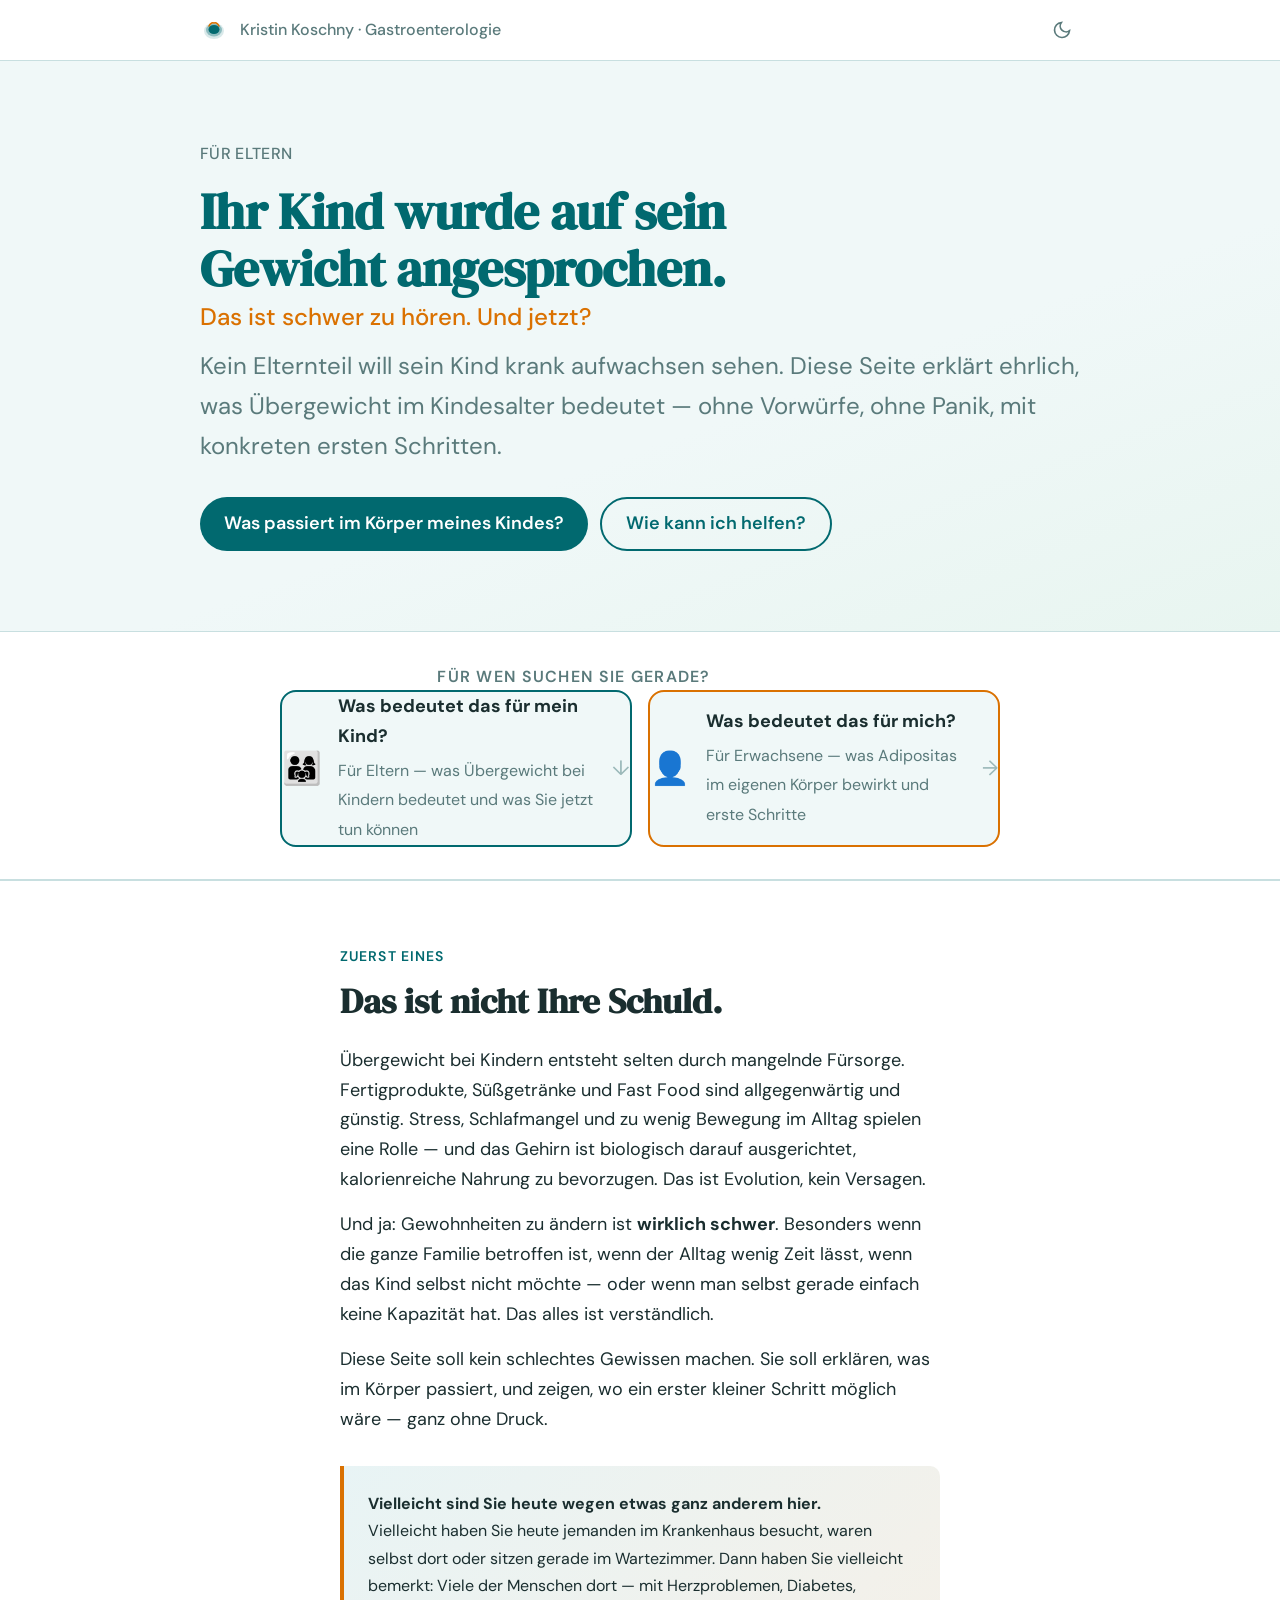
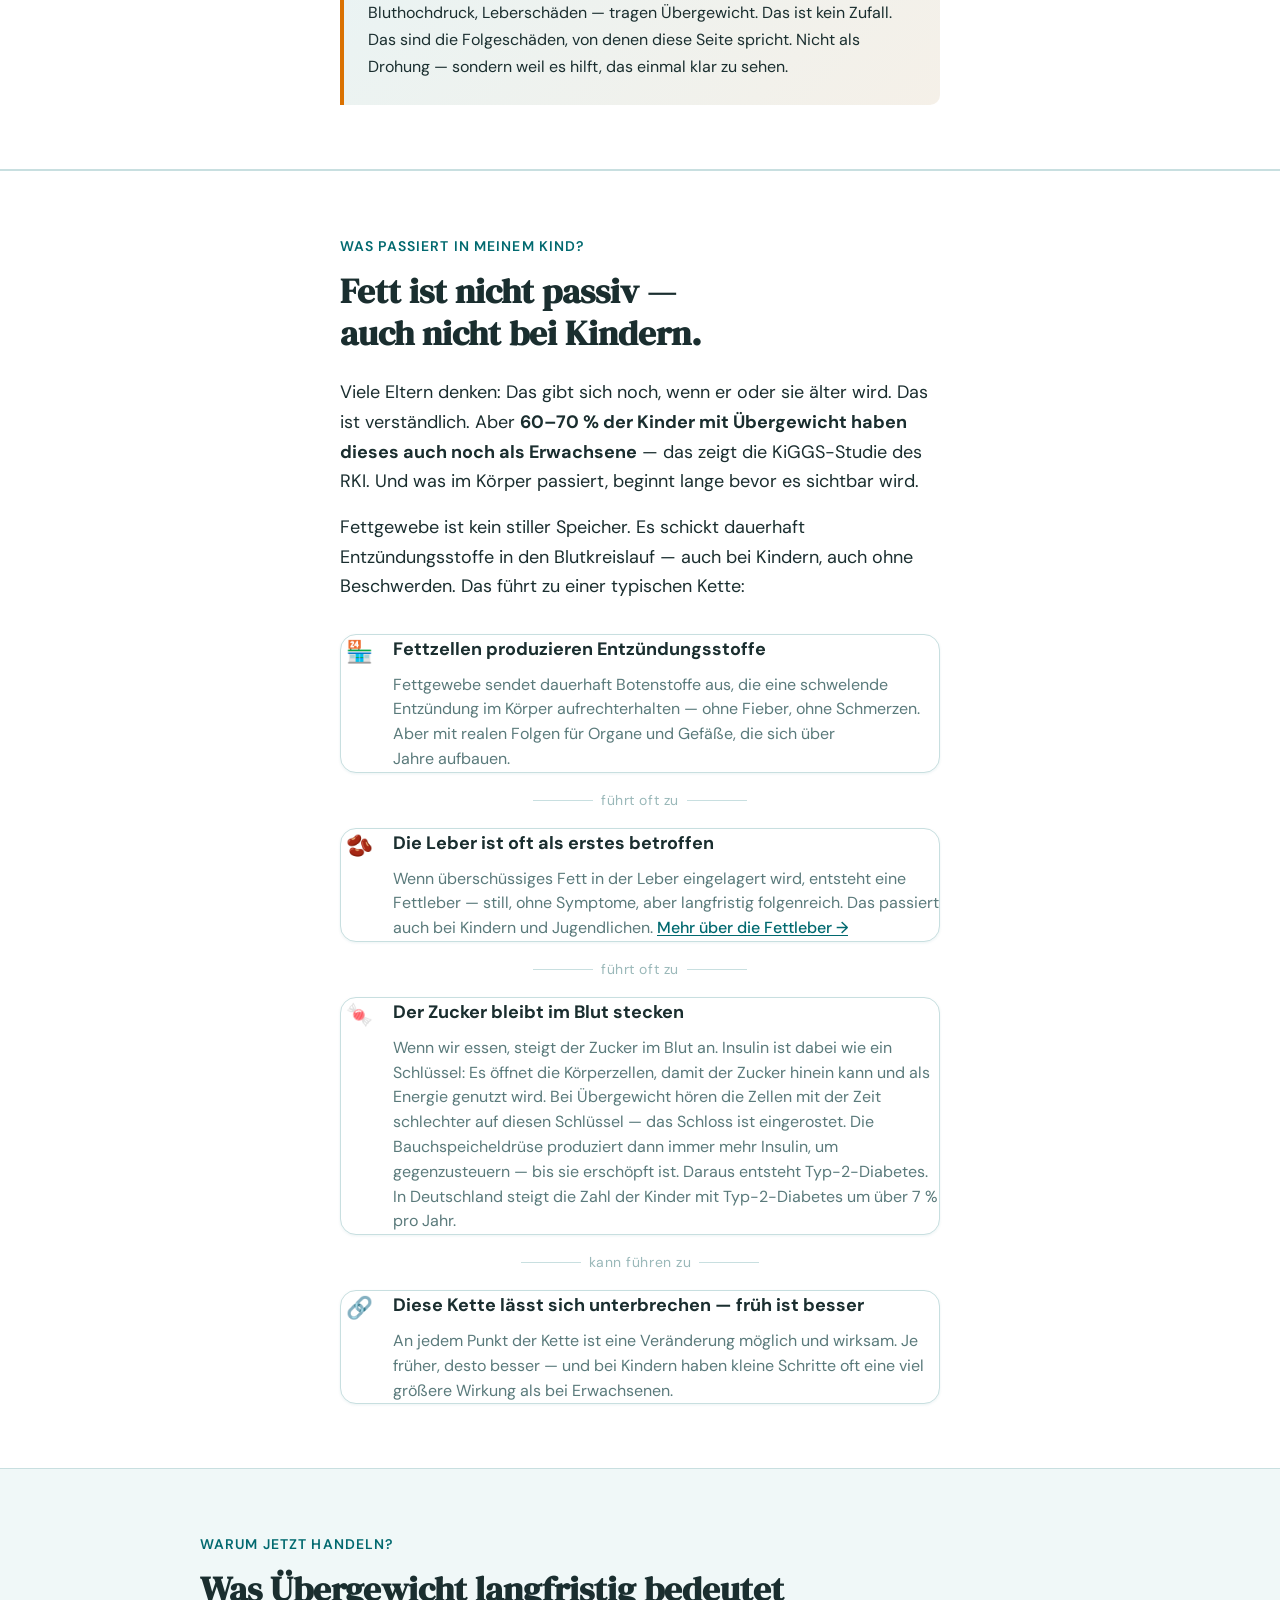
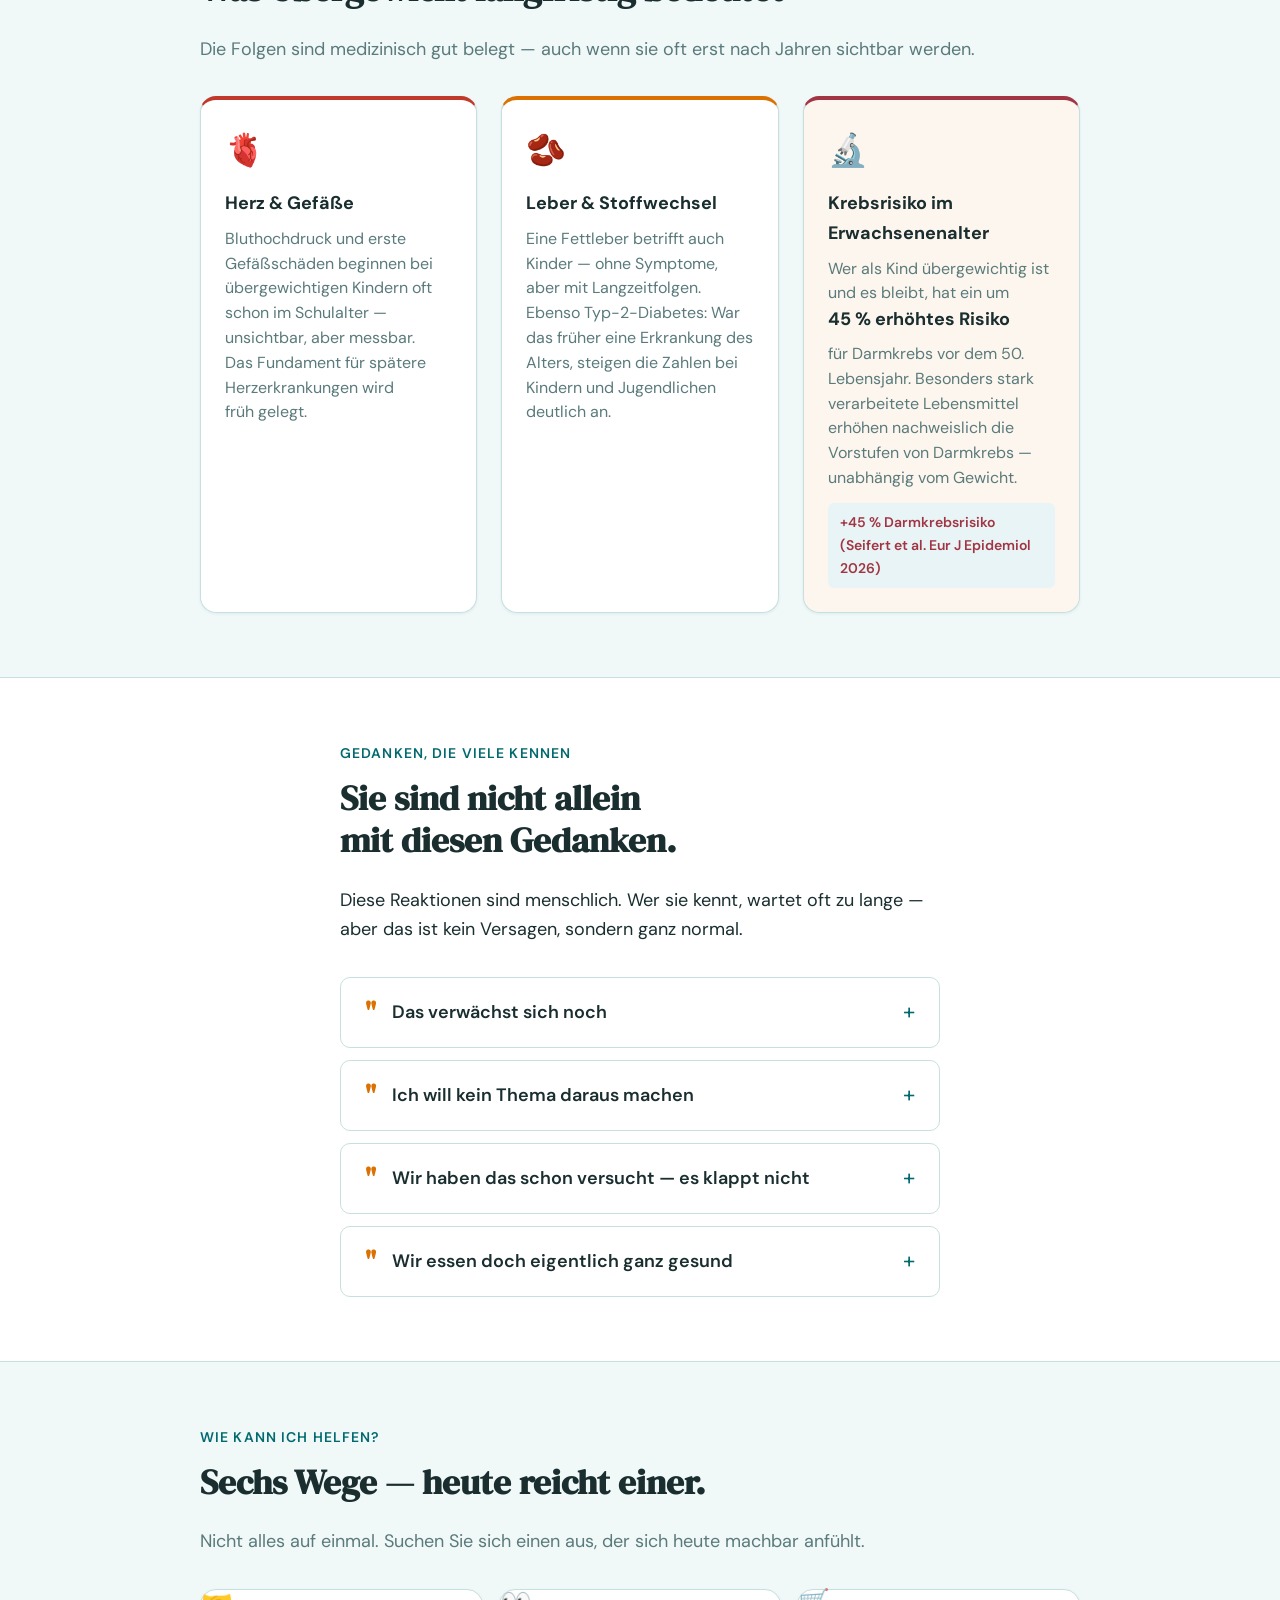
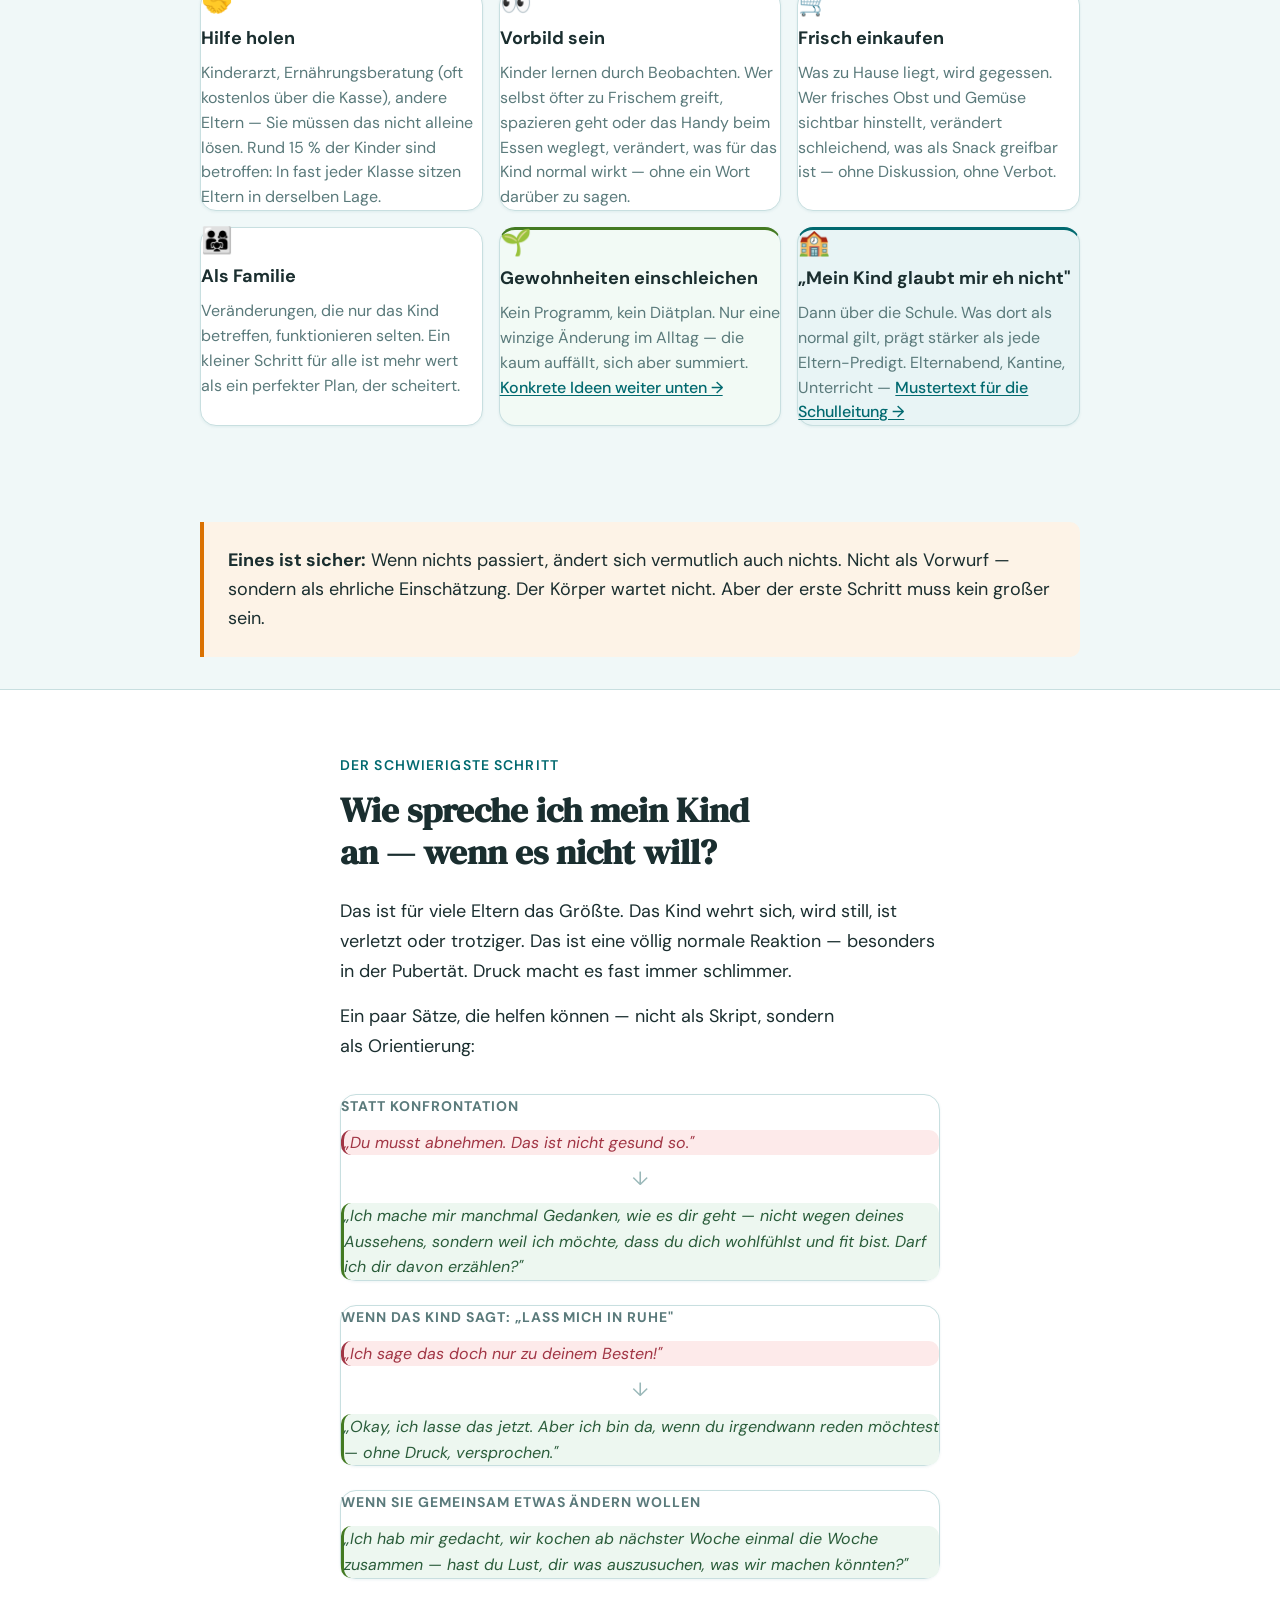
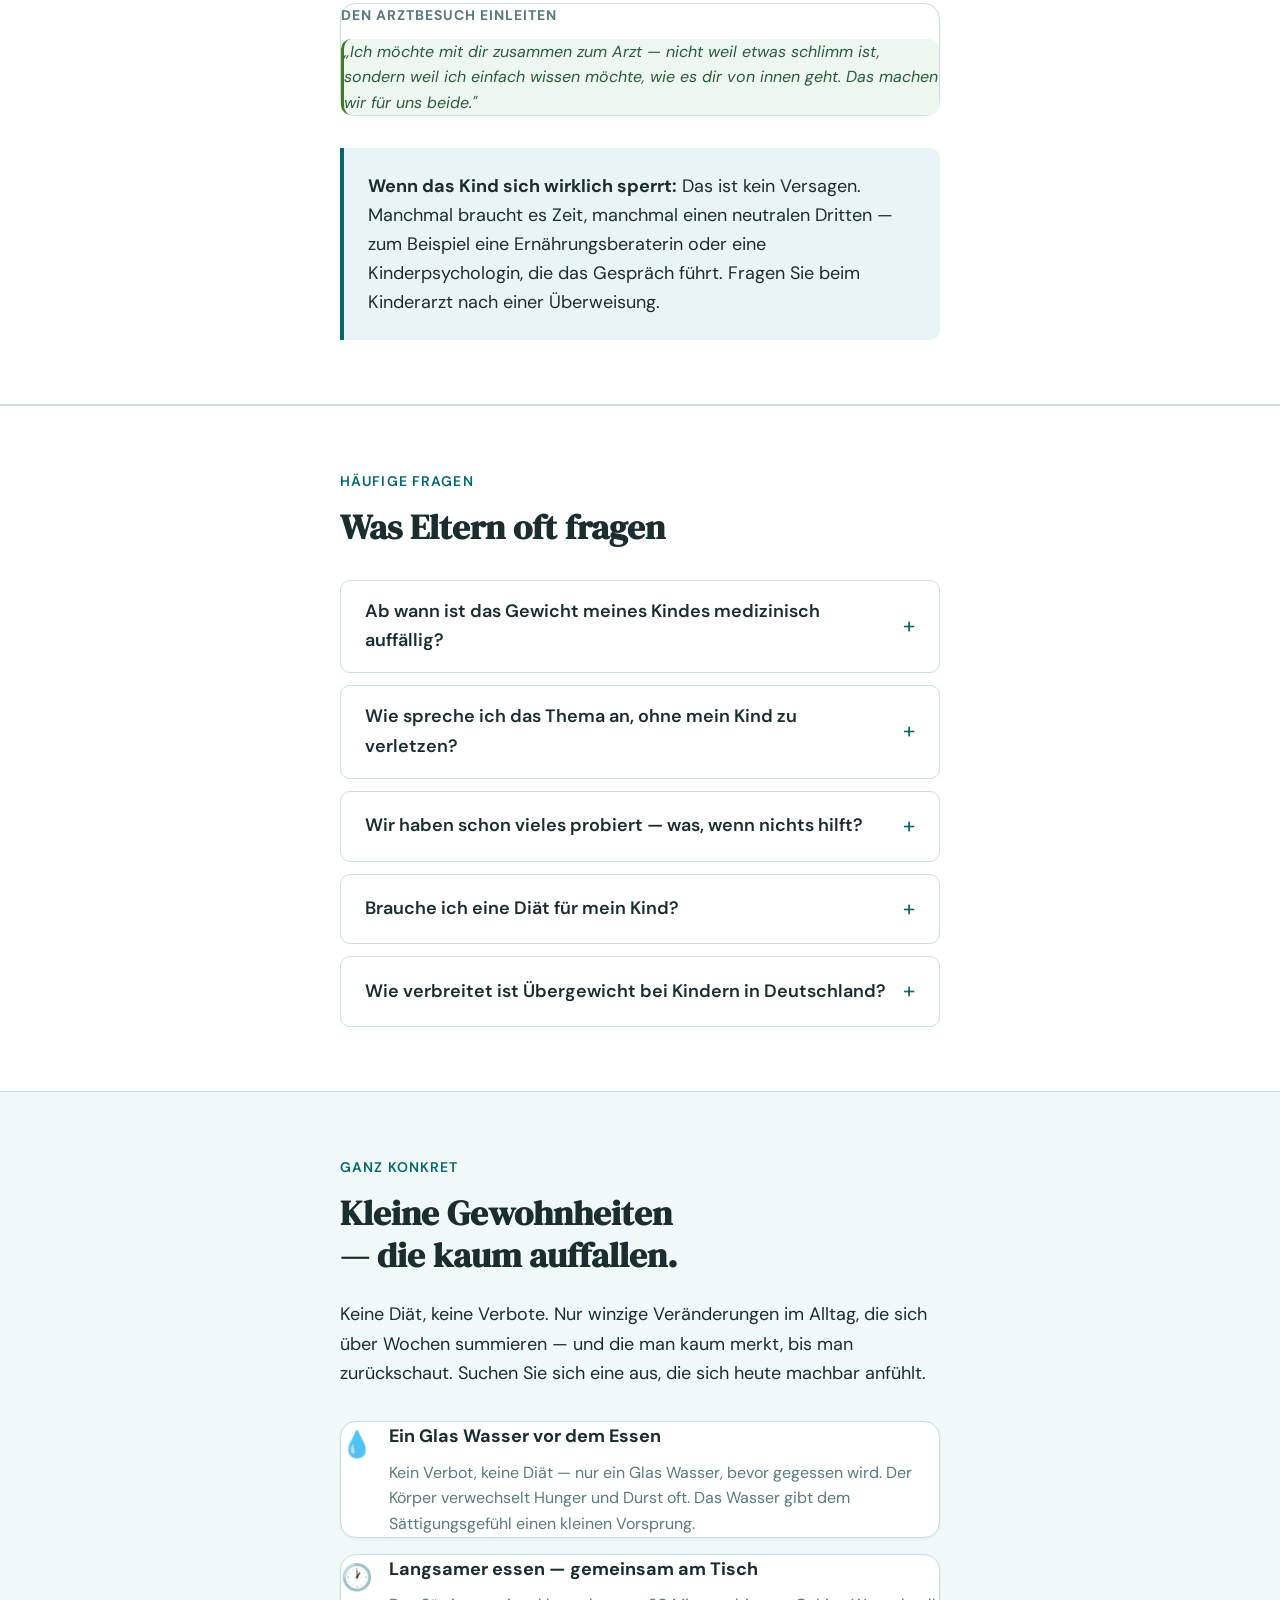
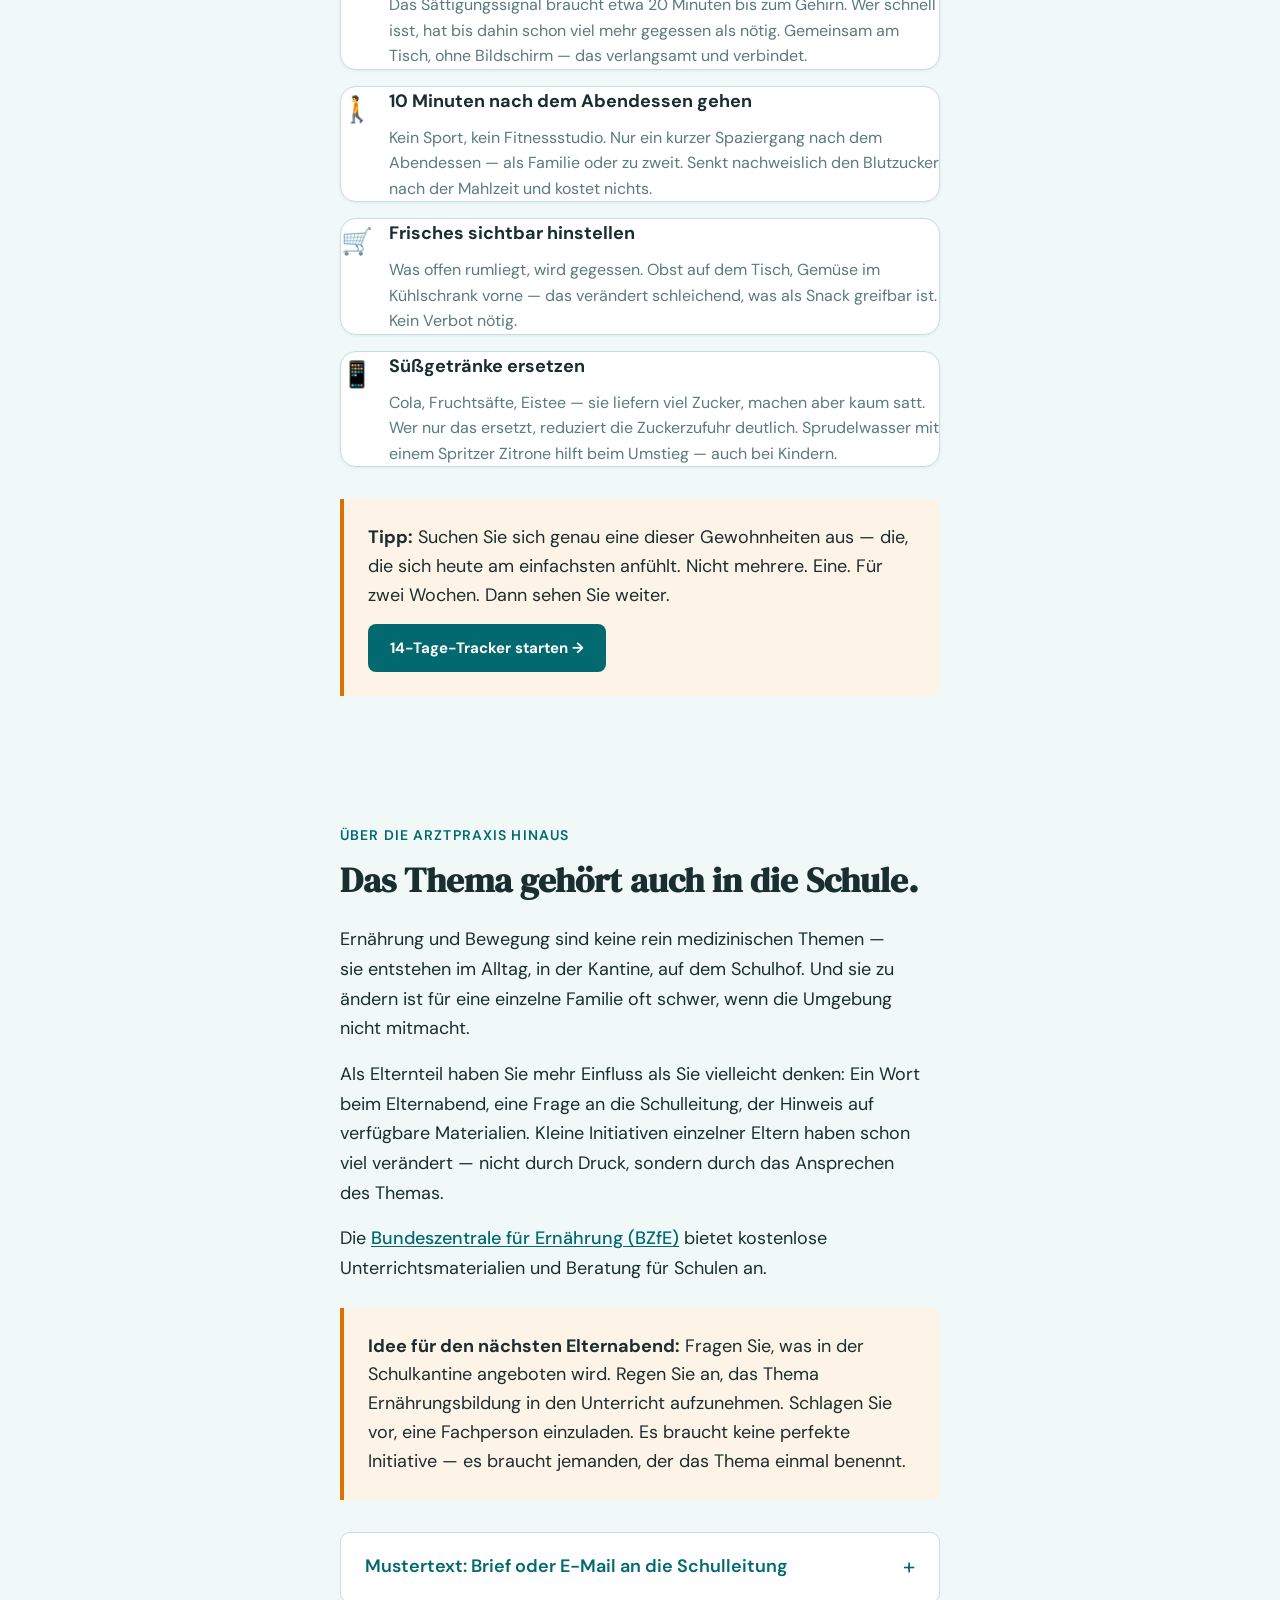
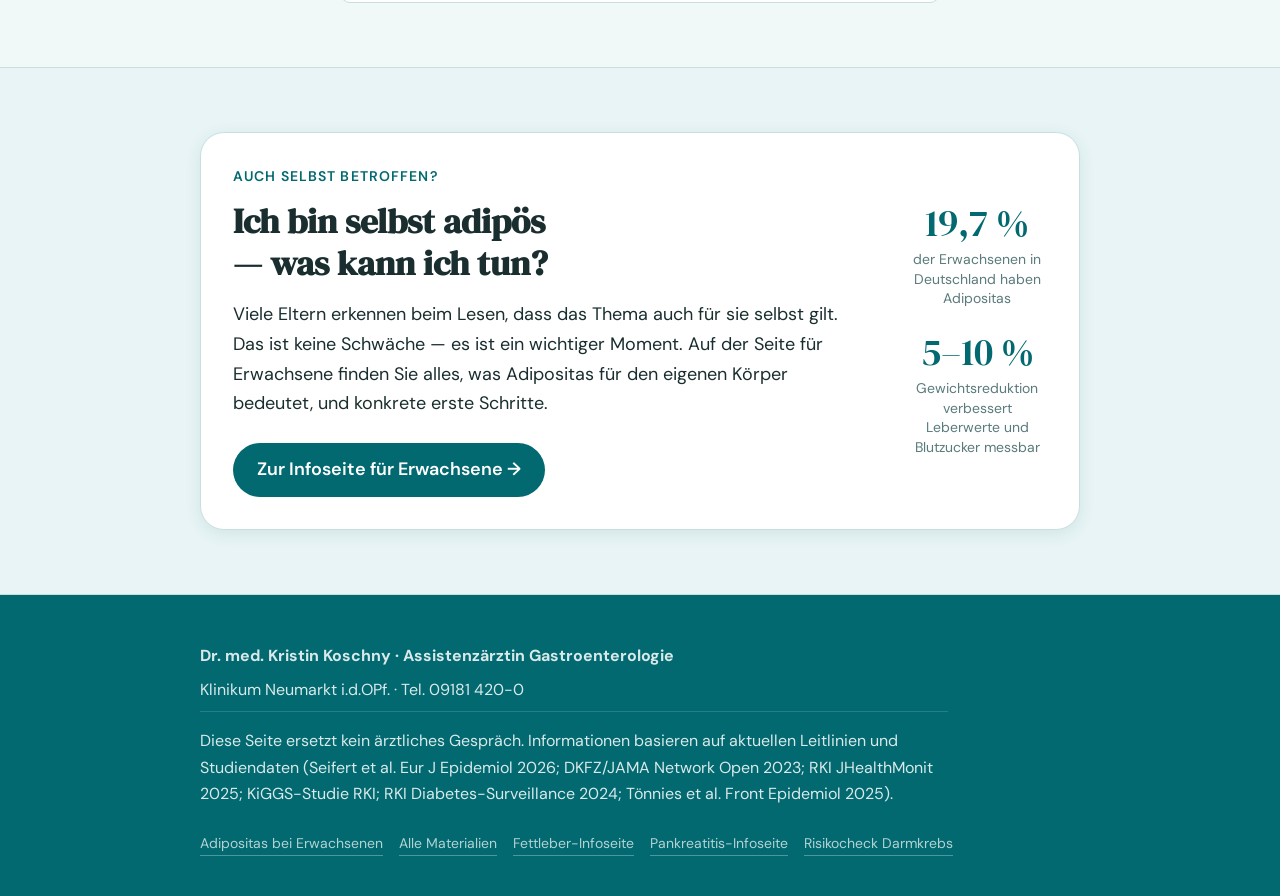
<file: index.html>
<!DOCTYPE html>
<html lang="de" data-theme="light">
<head>
  <meta charset="UTF-8" />
  <meta name="viewport" content="width=device-width, initial-scale=1.0" />
  <title>Adipositas bei Kindern – was Eltern wissen sollten | Klinikum Neumarkt</title>
  <meta name="description" content="Was Übergewicht bei Kindern medizinisch bedeutet, welche Risiken bestehen – und was Eltern konkret tun können. Verständlich, ohne Vorwurf." />
  <link rel="preconnect" href="https://fonts.googleapis.com" />
  <link rel="preconnect" href="https://fonts.gstatic.com" crossorigin />
  <link href="https://fonts.googleapis.com/css2?family=DM+Sans:wght@400;500;600;700&family=DM+Serif+Display&display=swap" rel="stylesheet" />
  <link rel="stylesheet" href="style.css" />

  <!--
    Quellenangaben / Sources:
    - Seifert et al. Eur J Epidemiol 2026: +45% Risiko für Early-Onset CRC bei Adipositas
    - DKFZ / JAMA Network Open 2023: Adipositas-assoziierter Darmkrebs (11% der EU-Fälle)
    - RKI Journal of Health Monitoring 2025: Adipositasprävalenz 19,7% in Deutschland
    - Tönnies et al. Front Epidemiol 2025: Prognose Typ-2-Diabetes und Übergewicht
    - KiGGS-Studie (RKI): 60–70% des Übergewichts im Kindesalter bleibt bis ins Erwachsenenalter
    - RKI Diabetes-Surveillance 2024: +7,2%/Jahr Typ-2-Diabetes bei Kindern und Jugendlichen
  -->
</head>
<body>

  <!-- NAV -->
  <header class="nav">
    <div class="nav-inner">
      <span class="nav-logo">
        <svg width="28" height="28" viewBox="0 0 28 28" fill="none" aria-label="Klinikum Neumarkt Gastroenterologie">
          <ellipse cx="14" cy="15" rx="10" ry="8" fill="#01696F" opacity="0.15"/>
          <ellipse cx="14" cy="14" rx="8" ry="6.5" fill="#01696F" opacity="0.35"/>
          <ellipse cx="14" cy="13.5" rx="5.5" ry="4.5" fill="#01696F"/>
          <path d="M9 10 Q11 6 14 7 Q17 6 19 10" stroke="#DA7101" stroke-width="1.5" fill="none" stroke-linecap="round"/>
        </svg>
        <span>Kristin Koschny · Gastroenterologie</span>
      </span>
      <button data-theme-toggle aria-label="Darkmode umschalten">
        <svg width="20" height="20" viewBox="0 0 24 24" fill="none" stroke="currentColor" stroke-width="2"><path d="M21 12.79A9 9 0 1 1 11.21 3 7 7 0 0 0 21 12.79z"/></svg>
      </button>
    </div>
  </header>

  <!-- HERO -->
  <section class="hero hero-parents">
    <div class="container">
      <p class="hero-label">Für Eltern</p>
      <h1 class="hero-headline">Ihr Kind wurde auf sein Gewicht angesprochen.<br><span class="hero-sub">Das ist schwer zu hören. Und jetzt?</span></h1>
      <p class="hero-body">
        Kein Elternteil will sein Kind krank aufwachsen sehen. Diese Seite erklärt ehrlich, was Übergewicht im Kindesalter bedeutet — ohne Vorwürfe, ohne Panik, mit konkreten ersten Schritten.
      </p>
      <div class="hero-cta-row">
        <a href="#was-passiert" class="btn-primary">Was passiert im Körper meines Kindes?</a>
        <a href="#eltern-handeln" class="btn-secondary">Wie kann ich helfen?</a>
      </div>
    </div>
  </section>

  <!-- ZIELGRUPPEN-WEICHE -->
  <section class="audience-split">
    <div class="container">
      <p class="audience-split-label">Für wen suchen Sie gerade?</p>
      <div class="audience-cards">
        <a href="#eltern-handeln" class="audience-card audience-card-parents">
          <span class="audience-card-icon">👨‍👩‍👧</span>
          <div>
            <strong>Was bedeutet das für mein Kind?</strong>
            <span>Für Eltern — was Übergewicht bei Kindern bedeutet und was Sie jetzt tun können</span>
          </div>
          <span class="audience-card-arrow">↓</span>
        </a>
        <a href="erwachsene.html" class="audience-card audience-card-adult">
          <span class="audience-card-icon">👤</span>
          <div>
            <strong>Was bedeutet das für mich?</strong>
            <span>Für Erwachsene — was Adipositas im eigenen Körper bewirkt und erste Schritte</span>
          </div>
          <span class="audience-card-arrow">→</span>
        </a>
      </div>
    </div>
  </section>

  <!-- SECTION: Verständnis -->
  <section class="section section-empathy">
    <div class="container container-narrow">
      <p class="section-eyebrow">Zuerst eines</p>
      <h2>Das ist nicht Ihre Schuld.</h2>
      <p>
        Übergewicht bei Kindern entsteht selten durch mangelnde Fürsorge. Fertigprodukte, Süßgetränke und Fast Food sind allgegenwärtig und günstig. Stress, Schlafmangel und zu wenig Bewegung im Alltag spielen eine Rolle — und das Gehirn ist biologisch darauf ausgerichtet, kalorienreiche Nahrung zu bevorzugen. Das ist Evolution, kein Versagen.
      </p>
      <p>
        Und ja: Gewohnheiten zu ändern ist <strong>wirklich schwer</strong>. Besonders wenn die ganze Familie betroffen ist, wenn der Alltag wenig Zeit lässt, wenn das Kind selbst nicht möchte — oder wenn man selbst gerade einfach keine Kapazität hat. Das alles ist verständlich.
      </p>
      <p>
        Diese Seite soll kein schlechtes Gewissen machen. Sie soll erklären, was im Körper passiert, und zeigen, wo ein erster kleiner Schritt möglich wäre — ganz ohne Druck.
      </p>

      <div class="callout callout-observation fade-in">
        <strong>Vielleicht sind Sie heute wegen etwas ganz anderem hier.</strong><br>
        Vielleicht haben Sie heute jemanden im Krankenhaus besucht, waren selbst dort oder sitzen gerade im Wartezimmer. Dann haben Sie vielleicht bemerkt: Viele der Menschen dort — mit Herzproblemen, Diabetes, Bluthochdruck, Leberschäden — tragen Übergewicht. Das ist kein Zufall. Das sind die Folgeschäden, von denen diese Seite spricht. Nicht als Drohung — sondern weil es hilft, das einmal klar zu sehen.
      </div>
    </div>
  </section>

  <!-- SECTION 1: Was passiert im Körper -->
  <section class="section section-alt" id="was-passiert">
    <div class="container container-narrow">
      <p class="section-eyebrow">Was passiert in meinem Kind?</p>
      <h2>Fett ist nicht passiv — auch nicht bei Kindern.</h2>
      <p>
        Viele Eltern denken: Das gibt sich noch, wenn er oder sie älter wird. Das ist verständlich. Aber <strong>60–70&nbsp;% der Kinder mit Übergewicht haben dieses auch noch als Erwachsene</strong> — das zeigt die KiGGS-Studie des RKI. Und was im Körper passiert, beginnt lange bevor es sichtbar wird.
      </p>
      <p>
        Fettgewebe ist kein stiller Speicher. Es schickt dauerhaft Entzündungsstoffe in den Blutkreislauf — auch bei Kindern, auch ohne Beschwerden. Das führt zu einer typischen Kette:
      </p>

      <div class="body-chain">
        <div class="chain-item fade-in">
          <div class="chain-icon">🏪</div>
          <div class="chain-content">
            <strong>Fettzellen produzieren Entzündungsstoffe</strong>
            <p>Fettgewebe sendet dauerhaft Botenstoffe aus, die eine schwelende Entzündung im Körper aufrechterhalten — ohne Fieber, ohne Schmerzen. Aber mit realen Folgen für Organe und Gefäße, die sich über Jahre aufbauen.</p>
          </div>
        </div>
        <div class="chain-connector">führt oft zu</div>
        <div class="chain-item fade-in">
          <div class="chain-icon">🫘</div>
          <div class="chain-content">
            <strong>Die Leber ist oft als erstes betroffen</strong>
            <p>Wenn überschüssiges Fett in der Leber eingelagert wird, entsteht eine Fettleber — still, ohne Symptome, aber langfristig folgenreich. Das passiert auch bei Kindern und Jugendlichen. <a href="https://kkoschny.github.io/fettleber" class="inline-link">Mehr über die Fettleber →</a></p>
          </div>
        </div>
        <div class="chain-connector">führt oft zu</div>
        <div class="chain-item fade-in">
          <div class="chain-icon">🍬</div>
          <div class="chain-content">
            <strong>Der Zucker bleibt im Blut stecken</strong>
            <p>Wenn wir essen, steigt der Zucker im Blut an. Insulin ist dabei wie ein Schlüssel: Es öffnet die Körperzellen, damit der Zucker hinein kann und als Energie genutzt wird. Bei Übergewicht hören die Zellen mit der Zeit schlechter auf diesen Schlüssel — das Schloss ist eingerostet. Die Bauchspeicheldrüse produziert dann immer mehr Insulin, um gegenzusteuern — bis sie erschöpft ist. Daraus entsteht Typ-2-Diabetes. In Deutschland steigt die Zahl der Kinder mit Typ-2-Diabetes um über 7&nbsp;% pro Jahr.</p>
          </div>
        </div>
        <div class="chain-connector">kann führen zu</div>
        <div class="chain-item fade-in">
          <div class="chain-icon">🔗</div>
          <div class="chain-content">
            <strong>Diese Kette lässt sich unterbrechen — früh ist besser</strong>
            <p>An jedem Punkt der Kette ist eine Veränderung möglich und wirksam. Je früher, desto besser — und bei Kindern haben kleine Schritte oft eine viel größere Wirkung als bei Erwachsenen.</p>
          </div>
        </div>
      </div>
    </div>
  </section>

  <!-- SECTION 2: Risiken (Karten) -->
  <section class="section" id="risiken">
    <div class="container">
      <p class="section-eyebrow">Warum jetzt handeln?</p>
      <h2>Was Übergewicht langfristig bedeutet</h2>
      <p class="section-intro">Die Folgen sind medizinisch gut belegt — auch wenn sie oft erst nach Jahren sichtbar werden.</p>

      <div class="risk-grid">

        <div class="risk-card risk-card-heart fade-in">
          <div class="risk-icon">🫀</div>
          <strong>Herz &amp; Gefäße</strong>
          <p>Bluthochdruck und erste Gefäßschäden beginnen bei übergewichtigen Kindern oft schon im Schulalter — unsichtbar, aber messbar. Das Fundament für spätere Herzerkrankungen wird früh gelegt.</p>
        </div>

        <div class="risk-card risk-card-liver fade-in">
          <div class="risk-icon">🫘</div>
          <strong>Leber &amp; Stoffwechsel</strong>
          <p>Eine Fettleber betrifft auch Kinder — ohne Symptome, aber mit Langzeitfolgen. Ebenso Typ-2-Diabetes: War das früher eine Erkrankung des Alters, steigen die Zahlen bei Kindern und Jugendlichen deutlich an.</p>
        </div>

        <div class="risk-card risk-card-cancer fade-in">
          <div class="risk-icon">🔬</div>
          <strong>Krebsrisiko im Erwachsenenalter</strong>
          <p>Wer als Kind übergewichtig ist und es bleibt, hat ein um <strong>45&nbsp;% erhöhtes Risiko</strong> für Darmkrebs vor dem 50. Lebensjahr. Besonders stark verarbeitete Lebensmittel erhöhen nachweislich die Vorstufen von Darmkrebs — unabhängig vom Gewicht.</p>
          <span class="risk-stat">+45&nbsp;% Darmkrebsrisiko (Seifert et al. Eur J Epidemiol 2026)</span>
        </div>

      </div>
    </div>
  </section>

  <!-- SECTION 3: Mythen / Gedanken -->
  <section class="section section-alt" id="mythen">
    <div class="container container-narrow">
      <p class="section-eyebrow">Gedanken, die viele kennen</p>
      <h2>Sie sind nicht allein mit diesen Gedanken.</h2>
      <p>Diese Reaktionen sind menschlich. Wer sie kennt, wartet oft zu lange — aber das ist kein Versagen, sondern ganz normal.</p>

      <div class="myth-grid">

        <details class="myth-card fade-in">
          <summary>Das verwächst sich noch</summary>
          <div class="myth-answer">
            <span class="myth-answer-label">Verständlich — aber:</span>
            <p>Dieser Wunsch ist absolut verständlich. Leider zeigt die KiGGS-Studie des RKI, dass 60–70&nbsp;% der Kinder mit Übergewicht dieses bis ins Erwachsenenalter behalten. Der Körper gewöhnt sich an ein erhöhtes Gewicht — und die stillen Entzündungsprozesse laufen dabei weiter.</p>
          </div>
        </details>

        <details class="myth-card fade-in">
          <summary>Ich will kein Thema daraus machen</summary>
          <div class="myth-answer">
            <span class="myth-answer-label">Das ist Fürsorge — keine Schwäche:</span>
            <p>Kein Elternteil will, dass das Kind sich durch dieses Thema unter Druck gesetzt fühlt. Das ist richtig und wichtig. Deshalb: Lassen Sie das medizinische Gespräch vom Arzt führen — das nimmt die Last aus der Familie. Sie müssen das nicht alleine tragen.</p>
          </div>
        </details>

        <details class="myth-card fade-in">
          <summary>Wir haben das schon versucht — es klappt nicht</summary>
          <div class="myth-answer">
            <span class="myth-answer-label">Dann sind Sie in guter Gesellschaft:</span>
            <p>Gewohnheiten zu ändern ist wirklich schwer — besonders wenn alle in der Familie es kennen, wenn die Umgebung nicht mitmacht, wenn Zeit und Energie fehlen. Das scheitern einmal bedeutet nichts. Manchmal braucht es professionelle Unterstützung, andere Wege, oder einfach einen anderen Zeitpunkt. Der nächste Schritt muss kein großer sein.</p>
          </div>
        </details>

        <details class="myth-card fade-in">
          <summary>Wir essen doch eigentlich ganz gesund</summary>
          <div class="myth-answer">
            <span class="myth-answer-label">Manchmal liegt es nicht an der Menge:</span>
            <p>Viele Lebensmittel, die als gesund gelten — Fruchtsäfte, Müsliriegel, „Light"-Produkte — enthalten viel Zucker oder sind stark verarbeitet. Das beeinflusst Insulinausschüttung und Sättigung anders als frische Lebensmittel. Ein kurzes Ernährungsgespräch beim Kinderarzt kann hier erstaunlich viel klarer machen.</p>
          </div>
        </details>

      </div>
    </div>
  </section>

  <!-- SECTION 4: Was können Eltern tun -->
  <section class="section" id="eltern-handeln">
    <div class="container">
      <p class="section-eyebrow">Wie kann ich helfen?</p>
      <h2>Sechs Wege — heute reicht einer.</h2>
      <p class="section-intro">Nicht alles auf einmal. Suchen Sie sich einen aus, der sich heute machbar anfühlt.</p>

      <div class="action-grid">

        <div class="action-card fade-in">
          <div class="action-icon">🤝</div>
          <strong>Hilfe holen</strong>
          <p>Kinderarzt, Ernährungsberatung (oft kostenlos über die Kasse), andere Eltern — Sie müssen das nicht alleine lösen. Rund 15&nbsp;% der Kinder sind betroffen: In fast jeder Klasse sitzen Eltern in derselben Lage.</p>
        </div>

        <div class="action-card fade-in">
          <div class="action-icon">👀</div>
          <strong>Vorbild sein</strong>
          <p>Kinder lernen durch Beobachten. Wer selbst öfter zu Frischem greift, spazieren geht oder das Handy beim Essen weglegt, verändert, was für das Kind normal wirkt — ohne ein Wort darüber zu sagen.</p>
        </div>

        <div class="action-card fade-in">
          <div class="action-icon">🛒</div>
          <strong>Frisch einkaufen</strong>
          <p>Was zu Hause liegt, wird gegessen. Wer frisches Obst und Gemüse sichtbar hinstellt, verändert schleichend, was als Snack greifbar ist — ohne Diskussion, ohne Verbot.</p>
        </div>

        <div class="action-card fade-in">
          <div class="action-icon">👨‍👩‍👧</div>
          <strong>Als Familie</strong>
          <p>Veränderungen, die nur das Kind betreffen, funktionieren selten. Ein kleiner Schritt für alle ist mehr wert als ein perfekter Plan, der scheitert.</p>
        </div>

        <div class="action-card action-card-habit fade-in">
          <div class="action-icon">🌱</div>
          <strong>Gewohnheiten einschleichen</strong>
          <p>Kein Programm, kein Diätplan. Nur eine winzige Änderung im Alltag — die kaum auffällt, sich aber summiert. <a href="#gewohnheiten" class="inline-link">Konkrete Ideen weiter unten →</a></p>
        </div>

        <div class="action-card action-card-external fade-in">
          <div class="action-icon">🏫</div>
          <strong>„Mein Kind glaubt mir eh nicht"</strong>
          <p>Dann über die Schule. Was dort als normal gilt, prägt stärker als jede Eltern-Predigt. Elternabend, Kantine, Unterricht — <a href="#schule" class="inline-link">Mustertext für die Schulleitung →</a></p>
        </div>

      </div>
    </div>
  </section>

  <div class="container" style="padding-bottom: var(--space-8);">
    <div class="callout callout-amber fade-in">
      <strong>Eines ist sicher:</strong> Wenn nichts passiert, ändert sich vermutlich auch nichts. Nicht als Vorwurf — sondern als ehrliche Einschätzung. Der Körper wartet nicht. Aber der erste Schritt muss kein großer sein.
    </div>
  </div>

  <!-- SECTION 4b: Wie spreche ich mein Kind an? -->
  <section class="section section-alt" id="kommunikation">
    <div class="container container-narrow">
      <p class="section-eyebrow">Der schwierigste Schritt</p>
      <h2>Wie spreche ich mein Kind an — wenn es nicht will?</h2>
      <p>Das ist für viele Eltern das Größte. Das Kind wehrt sich, wird still, ist verletzt oder trotziger. Das ist eine völlig normale Reaktion — besonders in der Pubertät. Druck macht es fast immer schlimmer.</p>
      <p>Ein paar Sätze, die helfen können — nicht als Skript, sondern als Orientierung:</p>

      <div class="speech-cards">

        <div class="speech-card fade-in">
          <div class="speech-label">Statt Konfrontation</div>
          <div class="speech-bubble speech-avoid">
            „Du musst abnehmen. Das ist nicht gesund so."
          </div>
          <div class="speech-arrow">↓</div>
          <div class="speech-bubble speech-better">
            „Ich mache mir manchmal Gedanken, wie es dir geht — nicht wegen deines Aussehens, sondern weil ich möchte, dass du dich wohlfühlst und fit bist. Darf ich dir davon erzählen?"
          </div>
        </div>

        <div class="speech-card fade-in">
          <div class="speech-label">Wenn das Kind sagt: „Lass mich in Ruhe"</div>
          <div class="speech-bubble speech-avoid">
            „Ich sage das doch nur zu deinem Besten!"
          </div>
          <div class="speech-arrow">↓</div>
          <div class="speech-bubble speech-better">
            „Okay, ich lasse das jetzt. Aber ich bin da, wenn du irgendwann reden möchtest — ohne Druck, versprochen."
          </div>
        </div>

        <div class="speech-card fade-in">
          <div class="speech-label">Wenn Sie gemeinsam etwas ändern wollen</div>
          <div class="speech-bubble speech-better">
            „Ich hab mir gedacht, wir kochen ab nächster Woche einmal die Woche zusammen — hast du Lust, dir was auszusuchen, was wir machen könnten?"
          </div>
        </div>

        <div class="speech-card fade-in">
          <div class="speech-label">Den Arztbesuch einleiten</div>
          <div class="speech-bubble speech-better">
            „Ich möchte mit dir zusammen zum Arzt — nicht weil etwas schlimm ist, sondern weil ich einfach wissen möchte, wie es dir von innen geht. Das machen wir für uns beide."
          </div>
        </div>

      </div>

      <div class="callout" style="margin-top: var(--space-8);">
        <strong>Wenn das Kind sich wirklich sperrt:</strong> Das ist kein Versagen. Manchmal braucht es Zeit, manchmal einen neutralen Dritten — zum Beispiel eine Ernährungsberaterin oder eine Kinderpsychologin, die das Gespräch führt. Fragen Sie beim Kinderarzt nach einer Überweisung.
      </div>
    </div>
  </section>

  <!-- SECTION 5: FAQ für Eltern -->
  <section class="section section-alt" id="faq">
    <div class="container container-narrow">
      <p class="section-eyebrow">Häufige Fragen</p>
      <h2>Was Eltern oft fragen</h2>

      <div class="faq-list">

        <details class="faq-item">
          <summary>Ab wann ist das Gewicht meines Kindes medizinisch auffällig?</summary>
          <p>Der BMI wird bei Kindern immer im Zusammenhang mit Alter und Geschlecht bewertet (BMI-Perzentile). Ab der 90. Perzentile spricht man von Übergewicht, ab der 97. von Adipositas. Der Kinderarzt hat diese Werte immer im Blick — und kann einordnen, was für Ihr Kind konkret gilt.</p>
        </details>

        <details class="faq-item">
          <summary>Wie spreche ich das Thema an, ohne mein Kind zu verletzen?</summary>
          <p>Sprechen Sie nicht über das Gewicht selbst, sondern über Energie, Wohlbefinden und was dem Kind gut tut. Lassen Sie den Arzt das medizinische Gespräch führen — das nimmt Druck aus der Familie. Und: Fragen Sie Ihr Kind selbst, wie es sich fühlt. Kinder merken mehr, als man denkt.</p>
        </details>

        <details class="faq-item">
          <summary>Wir haben schon vieles probiert — was, wenn nichts hilft?</summary>
          <p>Das ist eine ehrliche Frage, und sie verdient eine ehrliche Antwort: Manchmal reicht der eigene Versuch nicht — und das ist keine Niederlage. Es gibt professionelle Unterstützung, die wirklich hilft:</p>
          <ul style="padding-left: 1.2em; margin-top: var(--space-3); color: var(--color-text-muted); font-size: var(--text-sm); line-height: 1.8;">
            <li><strong>Ernährungsberatung</strong> — oft über die Krankenkasse teilweise oder ganz kostenlos erstattet. Einfach beim Kinderarzt oder direkt bei der Kasse nachfragen.</li>
            <li><strong>Adipositas-Programme für Kinder</strong> (z.&nbsp;B. Obeldicks, FITOC) — strukturierte, familienbasierte Programme mit guter Evidenz.</li>
            <li><strong>Verhaltenstherapeutische Unterstützung</strong> — wenn emotionales Essen oder Stress eine Rolle spielen.</li>
          </ul>
          <p style="margin-top: var(--space-3);">Fragen Sie beim Kinderarzt nach einer Überweisung. Es gibt Wege, die alleine schwer zu gehen sind — mit Unterstützung aber gut funktionieren.</p>
        </details>

        <details class="faq-item">
          <summary>Brauche ich eine Diät für mein Kind?</summary>
          <p>Für Kinder wird keine kalorienreduzierte Diät empfohlen — das kann Wachstum und das Verhältnis zum Essen beeinträchtigen. Was hilft: weniger stark verarbeitete Lebensmittel, mehr frische und selbst zubereitete Kost, regelmäßige Mahlzeiten ohne Bildschirm. Der Fokus liegt auf Qualität, nicht auf Verboten.</p>
        </details>

        <details class="faq-item">
          <summary>Wie verbreitet ist Übergewicht bei Kindern in Deutschland?</summary>
          <p>Laut KiGGS-Studie des RKI haben rund <strong>15&nbsp;%</strong> der Kinder und Jugendlichen in Deutschland Übergewicht, davon etwa 6&nbsp;% Adipositas. Die Zahlen sind in den letzten Jahren gestiegen — und das Thema wird in Arztpraxen oft noch zu wenig direkt angesprochen.</p>
        </details>

      </div>
    </div>
  </section>


  <!-- SECTION: Kleine Gewohnheiten für die ganze Familie -->
  <section class="section" id="gewohnheiten">
    <div class="container container-narrow">
      <p class="section-eyebrow">Ganz konkret</p>
      <h2>Kleine Gewohnheiten — die kaum auffallen.</h2>
      <p>
        Keine Diät, keine Verbote. Nur winzige Veränderungen im Alltag, die sich über Wochen summieren — und die man kaum merkt, bis man zurückschaut. Suchen Sie sich eine aus, die sich heute machbar anfühlt.
      </p>

      <div class="habit-list">

        <div class="habit-card fade-in">
          <div class="habit-icon">💧</div>
          <div class="habit-body">
            <strong>Ein Glas Wasser vor dem Essen</strong>
            <p>Kein Verbot, keine Diät — nur ein Glas Wasser, bevor gegessen wird. Der Körper verwechselt Hunger und Durst oft. Das Wasser gibt dem Sättigungsgefühl einen kleinen Vorsprung.</p>
          </div>
        </div>

        <div class="habit-card fade-in">
          <div class="habit-icon">🕐</div>
          <div class="habit-body">
            <strong>Langsamer essen — gemeinsam am Tisch</strong>
            <p>Das Sättigungssignal braucht etwa 20 Minuten bis zum Gehirn. Wer schnell isst, hat bis dahin schon viel mehr gegessen als nötig. Gemeinsam am Tisch, ohne Bildschirm — das verlangsamt und verbindet.</p>
          </div>
        </div>

        <div class="habit-card fade-in">
          <div class="habit-icon">🚶</div>
          <div class="habit-body">
            <strong>10 Minuten nach dem Abendessen gehen</strong>
            <p>Kein Sport, kein Fitnessstudio. Nur ein kurzer Spaziergang nach dem Abendessen — als Familie oder zu zweit. Senkt nachweislich den Blutzucker nach der Mahlzeit und kostet nichts.</p>
          </div>
        </div>

        <div class="habit-card fade-in">
          <div class="habit-icon">🛒</div>
          <div class="habit-body">
            <strong>Frisches sichtbar hinstellen</strong>
            <p>Was offen rumliegt, wird gegessen. Obst auf dem Tisch, Gemüse im Kühlschrank vorne — das verändert schleichend, was als Snack greifbar ist. Kein Verbot nötig.</p>
          </div>
        </div>

        <div class="habit-card fade-in">
          <div class="habit-icon">📱</div>
          <div class="habit-body">
            <strong>Süßgetränke ersetzen</strong>
            <p>Cola, Fruchtsäfte, Eistee — sie liefern viel Zucker, machen aber kaum satt. Wer nur das ersetzt, reduziert die Zuckerzufuhr deutlich. Sprudelwasser mit einem Spritzer Zitrone hilft beim Umstieg — auch bei Kindern.</p>
          </div>
        </div>

      </div>

      <div class="callout callout-amber" style="margin-top: var(--space-8);">
        <strong>Tipp:</strong> Suchen Sie sich genau eine dieser Gewohnheiten aus — die, die sich heute am einfachsten anfühlt. Nicht mehrere. Eine. Für zwei Wochen. Dann sehen Sie weiter.
        <div style="margin-top: 14px;">
          <a href="https://kkoschny.github.io/gewohnheit-tracker" target="_blank" rel="noopener" style="display:inline-block; background:#01696F; color:#fff; font-weight:700; font-size:15px; padding:12px 22px; border-radius:8px; text-decoration:none; transition:background 0.18s;">14-Tage-Tracker starten →</a>
        </div>
      </div>
    </div>
  </section>

  <!-- SECTION 6: Über die Arztpraxis hinaus -->
  <section class="section" id="schule">
    <div class="container container-narrow">
      <p class="section-eyebrow">Über die Arztpraxis hinaus</p>
      <h2>Das Thema gehört auch in die Schule.</h2>
      <p>
        Ernährung und Bewegung sind keine rein medizinischen Themen — sie entstehen im Alltag, in der Kantine, auf dem Schulhof. Und sie zu ändern ist für eine einzelne Familie oft schwer, wenn die Umgebung nicht mitmacht.
      </p>
      <p>
        Als Elternteil haben Sie mehr Einfluss als Sie vielleicht denken: Ein Wort beim Elternabend, eine Frage an die Schulleitung, der Hinweis auf verfügbare Materialien. Kleine Initiativen einzelner Eltern haben schon viel verändert — nicht durch Druck, sondern durch das Ansprechen des Themas.
      </p>
      <p>
        Die <a href="https://www.bzfe.de" class="inline-link" target="_blank" rel="noopener">Bundeszentrale für Ernährung (BZfE)</a> bietet kostenlose Unterrichtsmaterialien und Beratung für Schulen an.
      </p>

      <div class="callout callout-amber" style="margin-top: var(--space-6);">
        <strong>Idee für den nächsten Elternabend:</strong> Fragen Sie, was in der Schulkantine angeboten wird. Regen Sie an, das Thema Ernährungsbildung in den Unterricht aufzunehmen. Schlagen Sie vor, eine Fachperson einzuladen. Es braucht keine perfekte Initiative — es braucht jemanden, der das Thema einmal benennt.
      </div>

      <details class="outreach-card">
        <summary>Mustertext: Brief oder E-Mail an die Schulleitung</summary>
        <div class="outreach-body">
          <p class="outreach-hint">Einfach kopieren, anpassen und absenden — kein perfekter Brief nötig:</p>
          <div class="outreach-text">
            <p><strong>Betreff:</strong> Ernährungsbildung und Gesundheitsprävention an unserer Schule</p>
            <br>
            <p>Sehr geehrte Schulleitung,</p>
            <br>
            <p>als Elternteil liegt mir das Thema Ernährung und Gesundheit unserer Kinder am Herzen. Übergewicht im Kindesalter ist medizinisch bedeutsam — und entsteht zu einem großen Teil durch Gewohnheiten, die im schulischen Alltag mitgeprägt werden.</p>
            <br>
            <p>Ich möchte daher anregen, das Thema Ernährungsbildung stärker in den Schulalltag zu integrieren — zum Beispiel durch ein Unterrichtsprojekt, die Überprüfung des Kantinenangebots oder die Einladung einer externen Fachperson zu einem Elternabend.</p>
            <br>
            <p>Die Bundeszentrale für Ernährung (BZfE) bietet dazu kostenlose Materialien an: <a href="https://www.bzfe.de" class="inline-link" target="_blank" rel="noopener">www.bzfe.de</a></p>
            <br>
            <p>Ich freue mich über eine Rückmeldung und stehe gerne für ein Gespräch zur Verfügung.</p>
            <br>
            <p>Mit freundlichen Grüßen,<br>[Ihr Name] · Klasse [Ihres Kindes]</p>
          </div>
        </div>
      </details>
    </div>
  </section>

  <!-- SELF-REFERRAL BANNER: für Erwachsene -->
  <section class="section section-alt parent-adult-bridge">
    <div class="container">
      <div class="bridge-card">
        <div class="bridge-left">
          <p class="section-eyebrow">Auch selbst betroffen?</p>
          <h2>Ich bin selbst adipös — was kann ich tun?</h2>
          <p>
            Viele Eltern erkennen beim Lesen, dass das Thema auch für sie selbst gilt. Das ist keine Schwäche — es ist ein wichtiger Moment. Auf der Seite für Erwachsene finden Sie alles, was Adipositas für den eigenen Körper bedeutet, und konkrete erste Schritte.
          </p>
          <a href="erwachsene.html" class="btn-primary" style="margin-top: var(--space-6); display: inline-block;">Zur Infoseite für Erwachsene →</a>
        </div>
        <div class="bridge-right">
          <div class="bridge-facts">
            <div class="bridge-fact">
              <span class="bridge-fact-num">19,7&nbsp;%</span>
              <span class="bridge-fact-label">der Erwachsenen in Deutschland haben Adipositas</span>
            </div>
            <div class="bridge-fact">
              <span class="bridge-fact-num">5–10&nbsp;%</span>
              <span class="bridge-fact-label">Gewichtsreduktion verbessert Leberwerte und Blutzucker messbar</span>
            </div>
          </div>
        </div>
      </div>
    </div>
  </section>

  <!-- FOOTER -->
  <footer class="footer">
    <div class="container">
      <p class="footer-name">Dr. med. Kristin Koschny · Assistenzärztin Gastroenterologie</p>
      <p>Klinikum Neumarkt i.d.OPf. · Tel. 09181 420-0</p>
      <p class="footer-note">Diese Seite ersetzt kein ärztliches Gespräch. Informationen basieren auf aktuellen Leitlinien und Studiendaten (Seifert et al. Eur J Epidemiol 2026; DKFZ/JAMA Network Open 2023; RKI JHealthMonit 2025; KiGGS-Studie RKI; RKI Diabetes-Surveillance 2024; Tönnies et al. Front Epidemiol 2025).</p>
      <nav class="footer-links">
        <a href="erwachsene.html">Adipositas bei Erwachsenen</a>
        <a href="https://kkoschny.github.io/materialien">Alle Materialien</a>
        <a href="https://kkoschny.github.io/fettleber">Fettleber-Infoseite</a>
        <a href="https://kkoschny.github.io/pankreatitis">Pankreatitis-Infoseite</a>
        <a href="https://kkoschny.github.io/darmkrebscheck">Risikocheck Darmkrebs</a>
      </nav>
    </div>
  </footer>

  <script>
    (function(){
      const t = document.querySelector('[data-theme-toggle]');
      const r = document.documentElement;
      let d = matchMedia('(prefers-color-scheme:dark)').matches ? 'dark' : 'light';
      r.setAttribute('data-theme', d);
      if (t) t.addEventListener('click', () => {
        d = d === 'dark' ? 'light' : 'dark';
        r.setAttribute('data-theme', d);
        t.innerHTML = d === 'dark'
          ? '<svg width="20" height="20" viewBox="0 0 24 24" fill="none" stroke="currentColor" stroke-width="2"><circle cx="12" cy="12" r="5"/><path d="M12 1v2M12 21v2M4.22 4.22l1.42 1.42M18.36 18.36l1.42 1.42M1 12h2M21 12h2M4.22 19.78l1.42-1.42M18.36 5.64l1.42-1.42"/></svg>'
          : '<svg width="20" height="20" viewBox="0 0 24 24" fill="none" stroke="currentColor" stroke-width="2"><path d="M21 12.79A9 9 0 1 1 11.21 3 7 7 0 0 0 21 12.79z"/></svg>';
      });

      // Scroll fade-in
      const observer = new IntersectionObserver(entries => {
        entries.forEach(e => { if (e.isIntersecting) { e.target.classList.add('visible'); } });
      }, { threshold: 0.1 });
      document.querySelectorAll('.fade-in').forEach(el => observer.observe(el));
    })();
  </script>
</body>
</html>
</file>
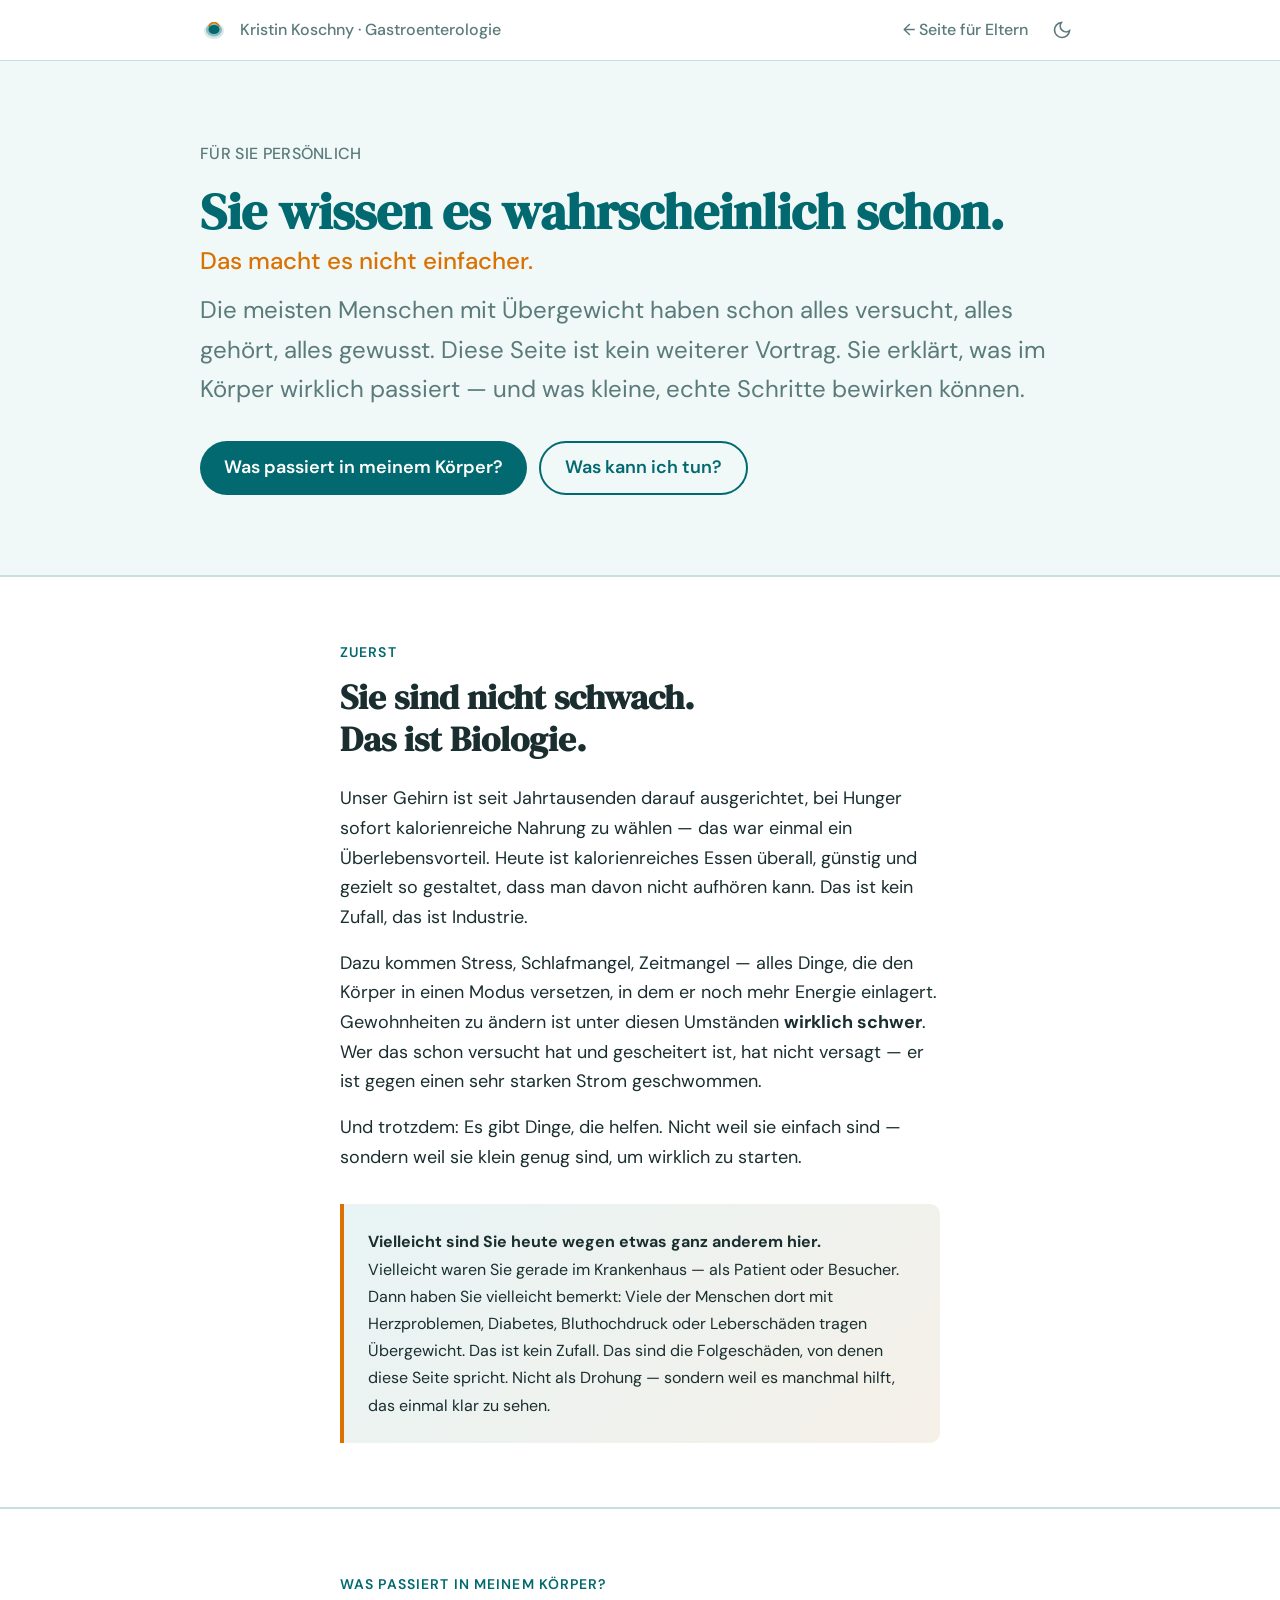
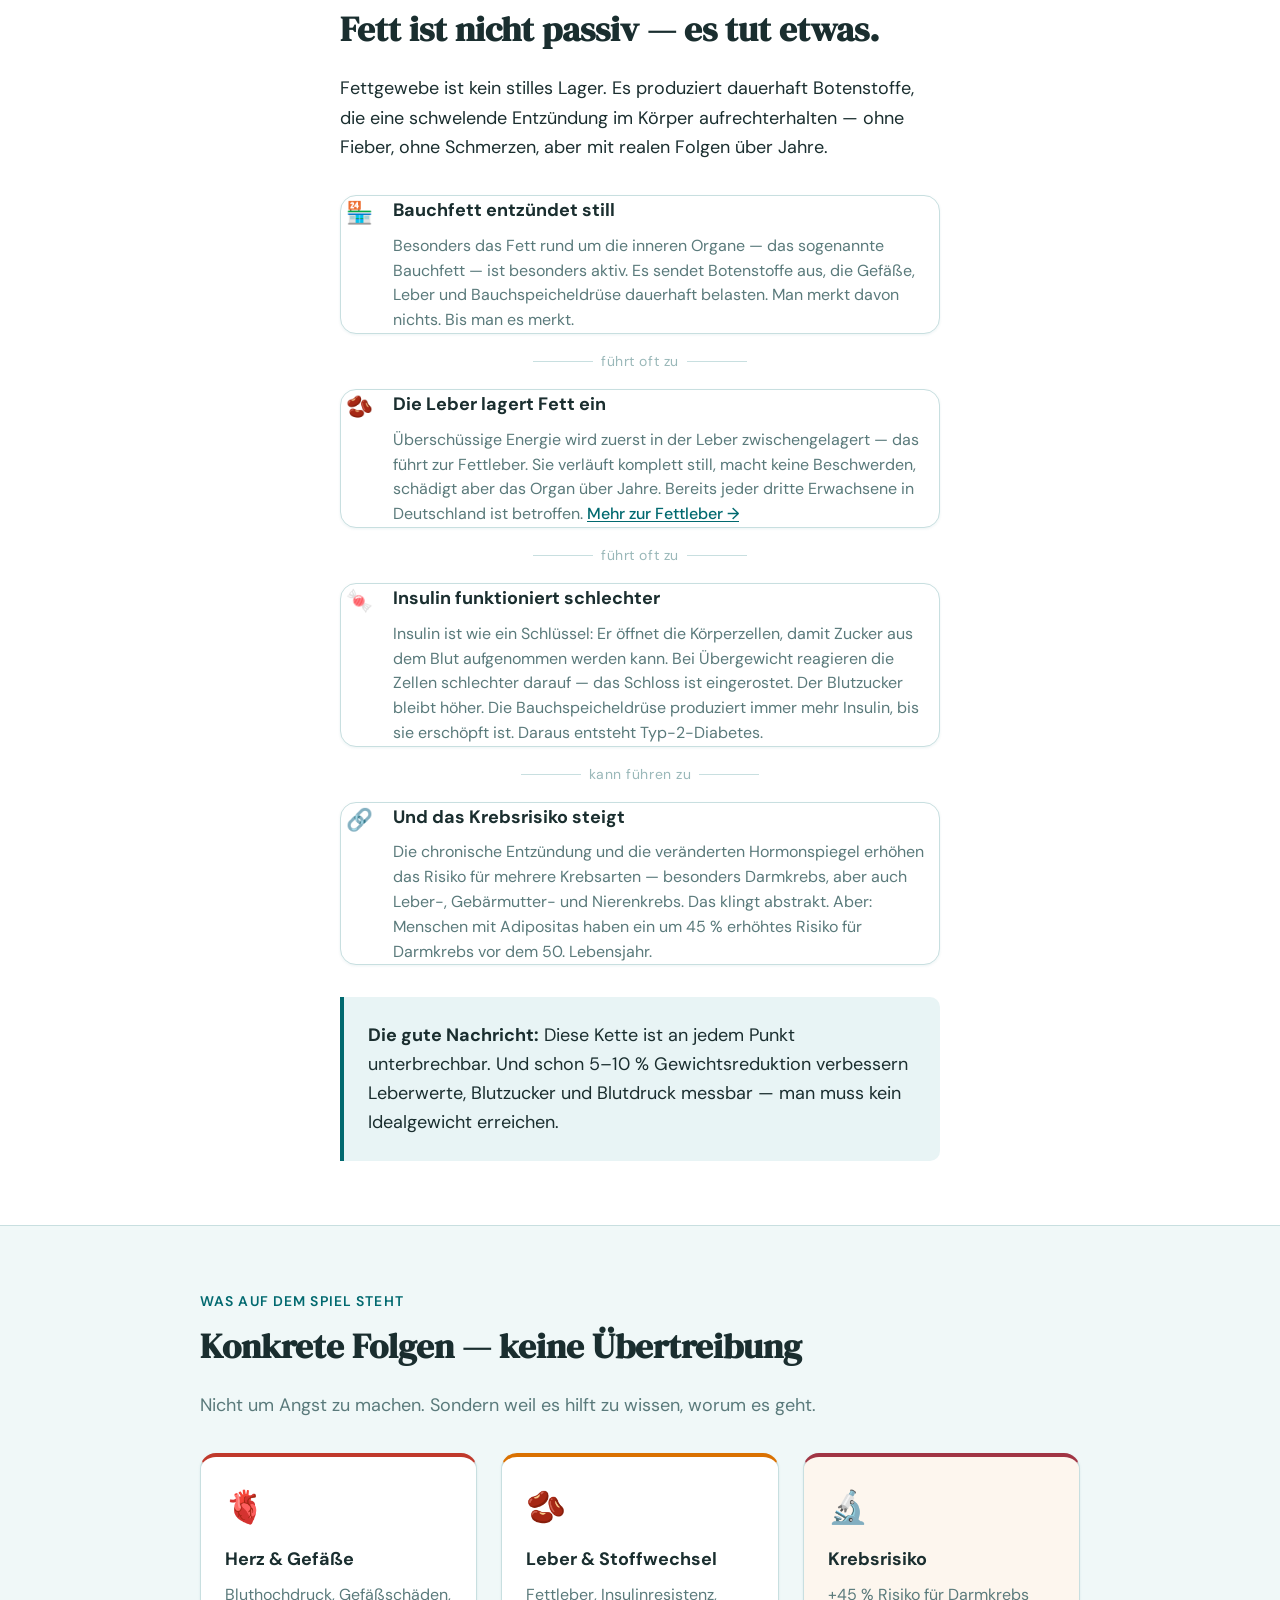
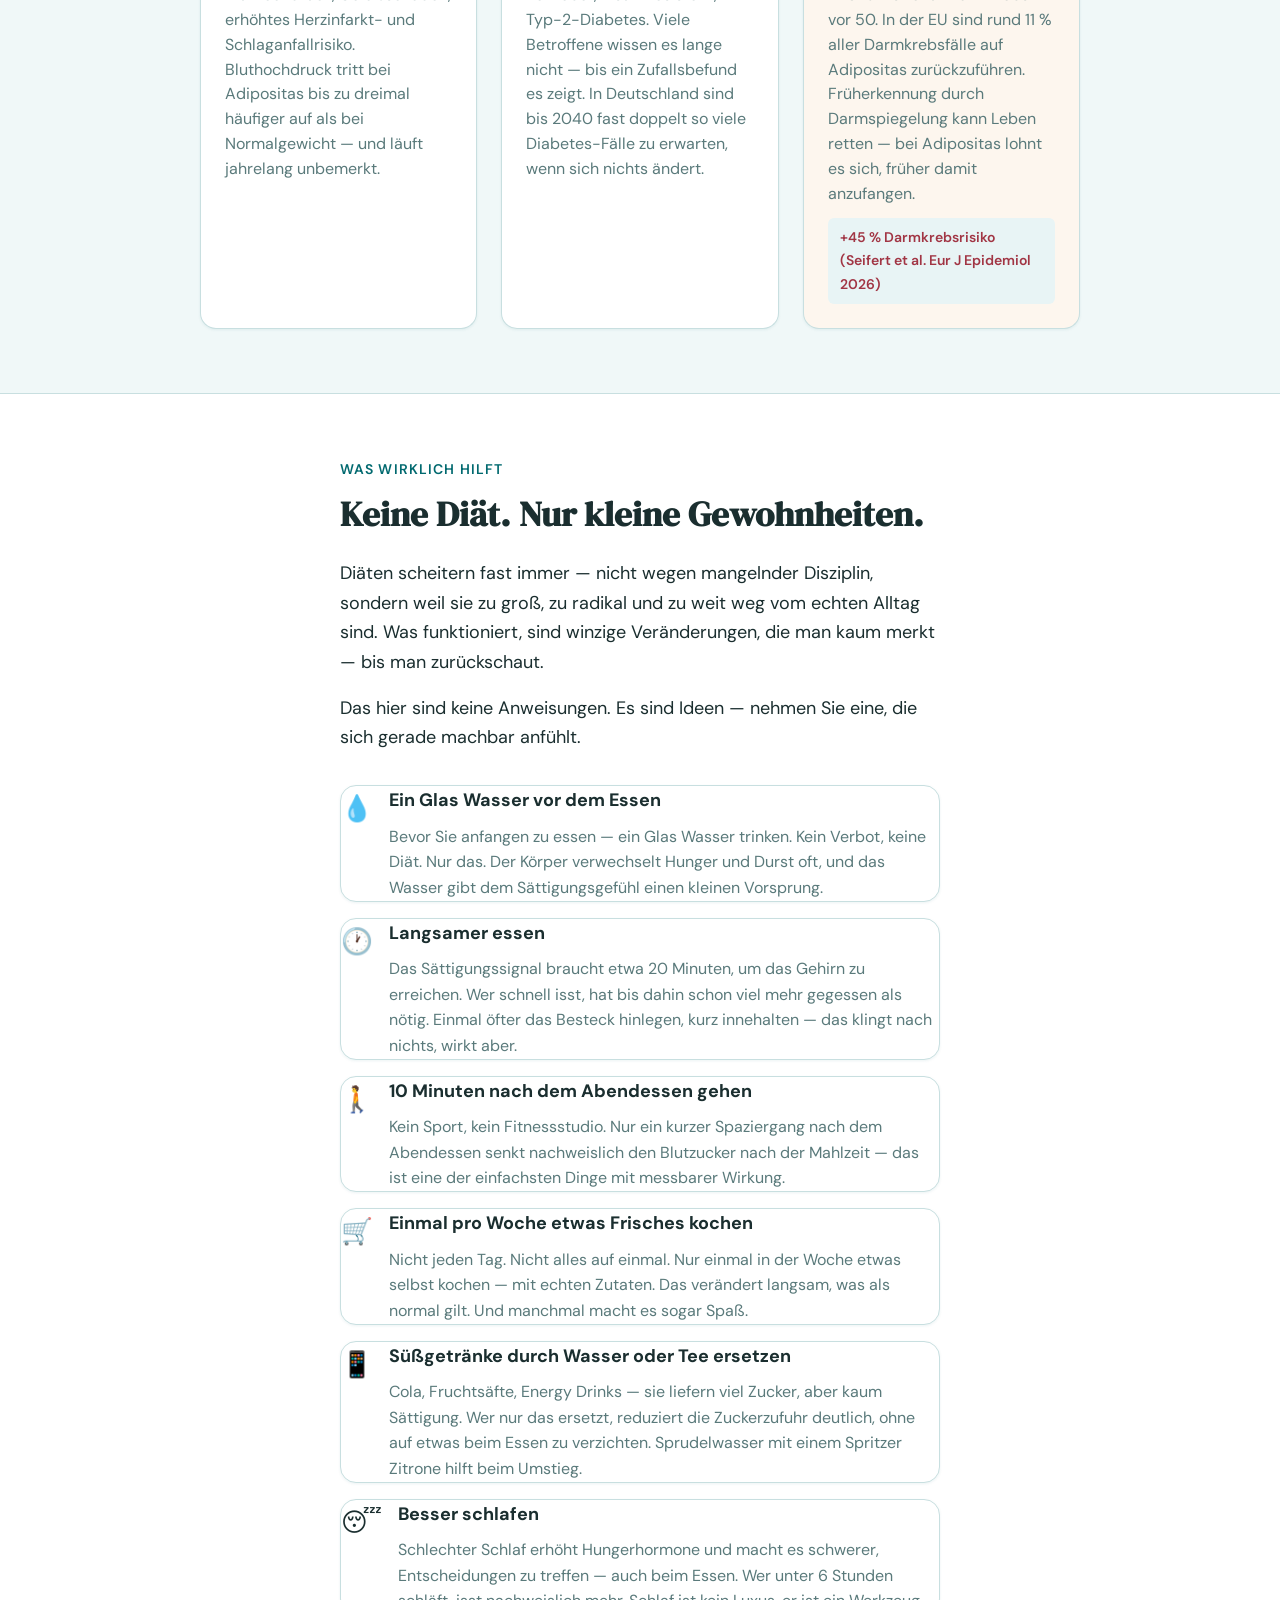
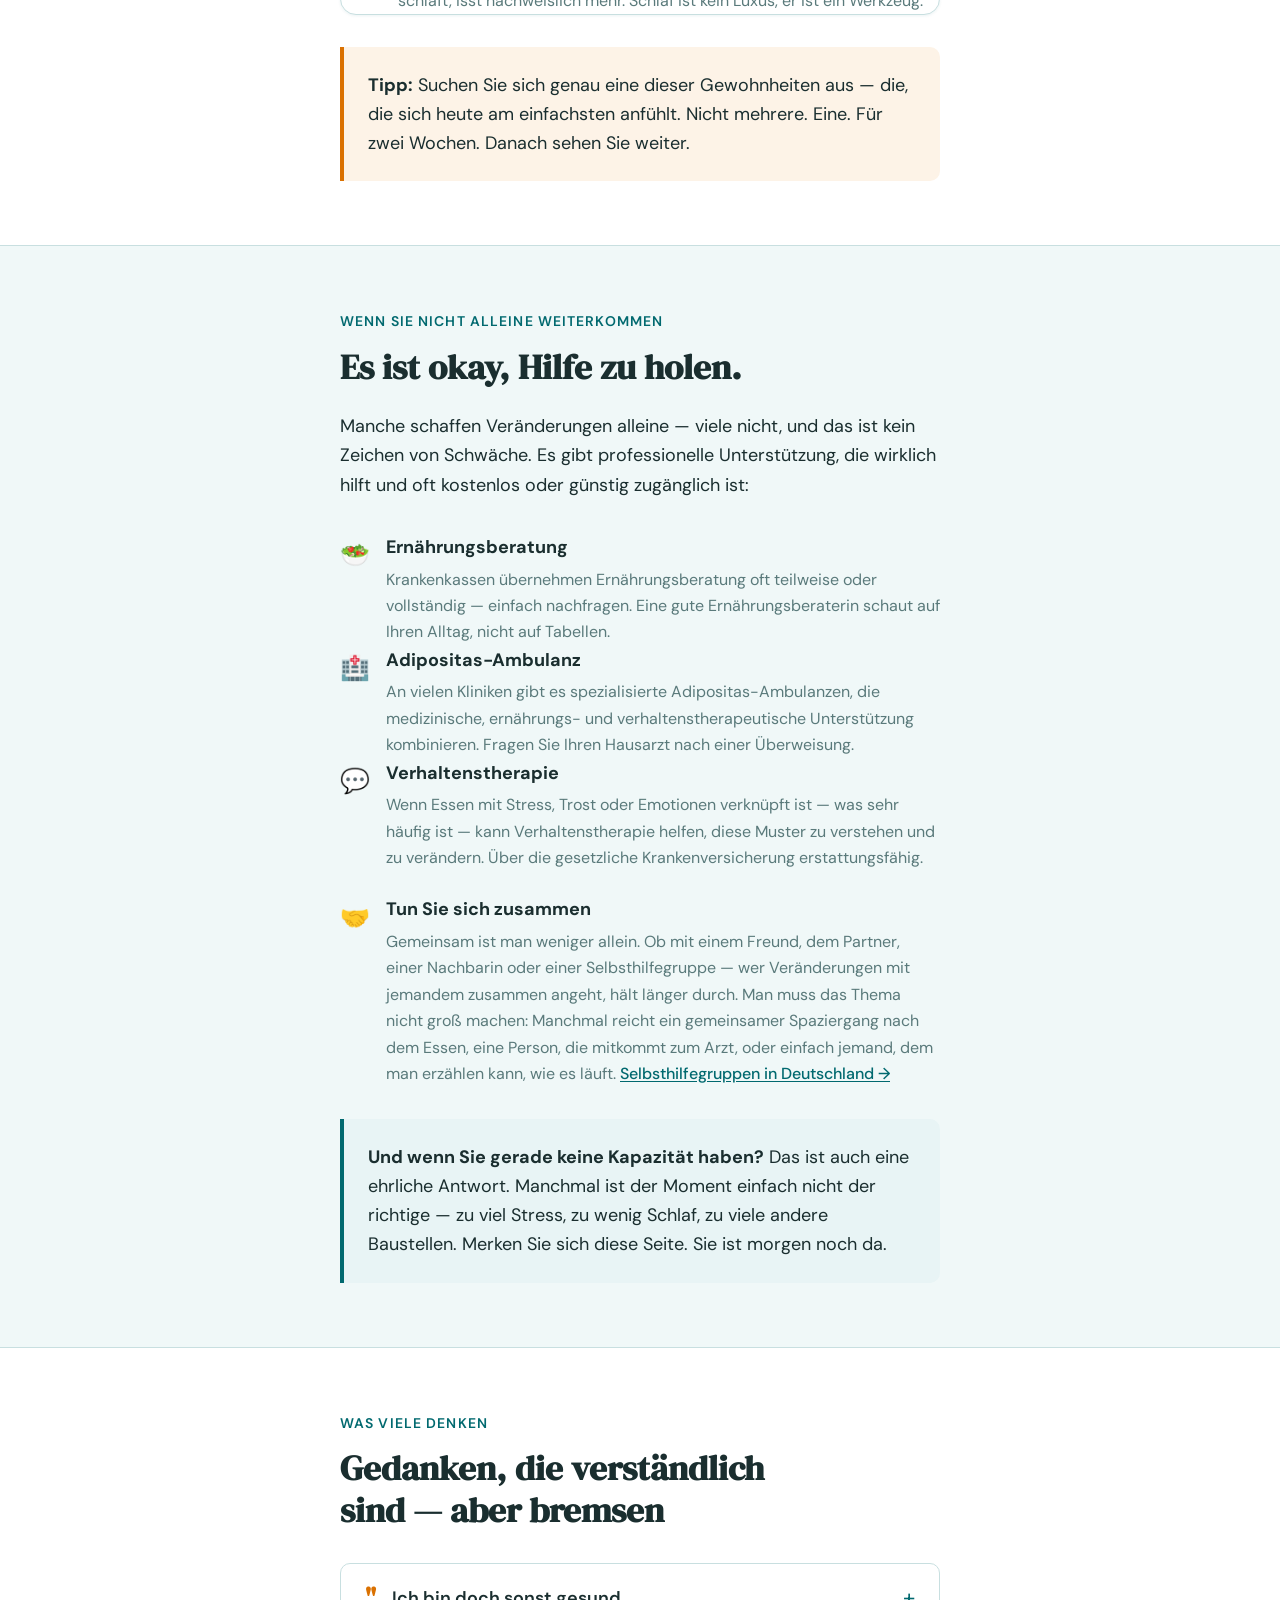
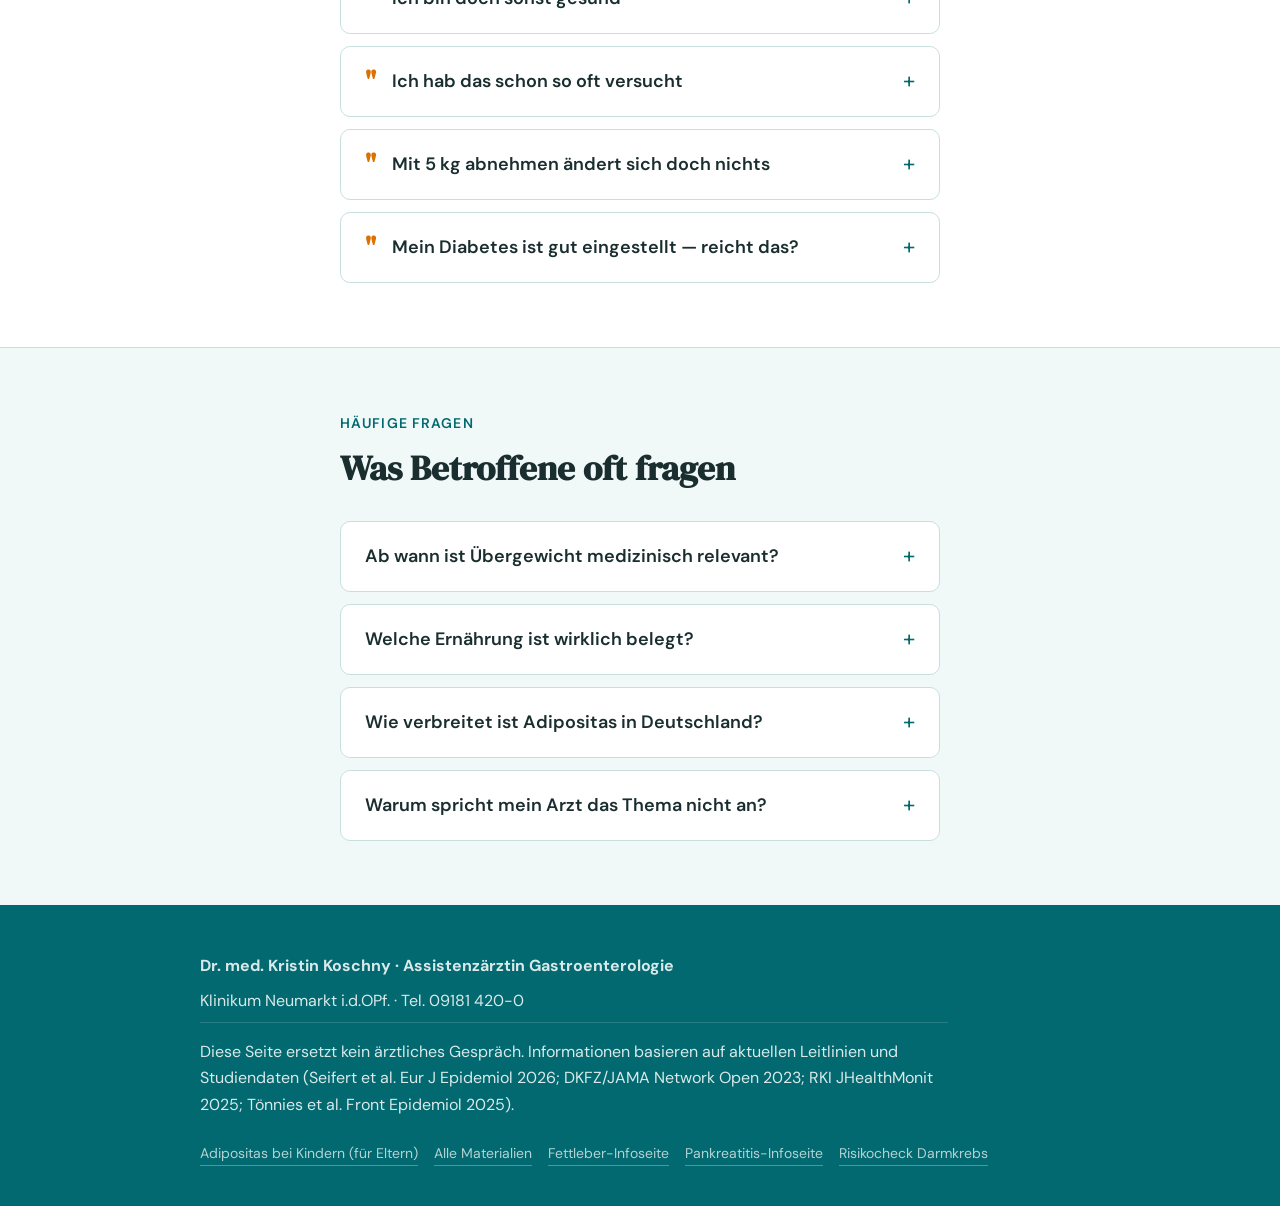
<file: erwachsene.html>
<!DOCTYPE html>
<html lang="de" data-theme="light">
<head>
  <meta charset="UTF-8" />
  <meta name="viewport" content="width=device-width, initial-scale=1.0" />
  <title>Adipositas – was das für Sie bedeutet | Klinikum Neumarkt</title>
  <meta name="description" content="Übergewicht, was es im Körper bewirkt – und wie kleine Gewohnheiten wirklich etwas verändern. Ohne Druck, ohne Schuld." />
  <link rel="preconnect" href="https://fonts.googleapis.com" />
  <link rel="preconnect" href="https://fonts.gstatic.com" crossorigin />
  <link href="https://fonts.googleapis.com/css2?family=DM+Sans:wght@400;500;600;700&family=DM+Serif+Display&display=swap" rel="stylesheet" />
  <link rel="stylesheet" href="style.css" />
</head>
<body>

  <!-- NAV -->
  <header class="nav">
    <div class="nav-inner">
      <span class="nav-logo">
        <svg width="28" height="28" viewBox="0 0 28 28" fill="none">
          <ellipse cx="14" cy="15" rx="10" ry="8" fill="#01696F" opacity="0.15"/>
          <ellipse cx="14" cy="14" rx="8" ry="6.5" fill="#01696F" opacity="0.35"/>
          <ellipse cx="14" cy="13.5" rx="5.5" ry="4.5" fill="#01696F"/>
          <path d="M9 10 Q11 6 14 7 Q17 6 19 10" stroke="#DA7101" stroke-width="1.5" fill="none" stroke-linecap="round"/>
        </svg>
        <span>Kristin Koschny · Gastroenterologie</span>
      </span>
      <div style="display:flex;align-items:center;gap:var(--space-4)">
        <a href="index.html" class="nav-back">← Seite für Eltern</a>
        <button data-theme-toggle aria-label="Darkmode umschalten">
          <svg width="20" height="20" viewBox="0 0 24 24" fill="none" stroke="currentColor" stroke-width="2"><path d="M21 12.79A9 9 0 1 1 11.21 3 7 7 0 0 0 21 12.79z"/></svg>
        </button>
      </div>
    </div>
  </header>

  <!-- HERO -->
  <section class="hero">
    <div class="container">
      <p class="hero-label">Für Sie persönlich</p>
      <h1 class="hero-headline">Sie wissen es wahrscheinlich schon.<br><span class="hero-sub">Das macht es nicht einfacher.</span></h1>
      <p class="hero-body">
        Die meisten Menschen mit Übergewicht haben schon alles versucht, alles gehört, alles gewusst. Diese Seite ist kein weiterer Vortrag. Sie erklärt, was im Körper wirklich passiert — und was kleine, echte Schritte bewirken können.
      </p>
      <div class="hero-cta-row">
        <a href="#verstehen" class="btn-primary">Was passiert in meinem Körper?</a>
        <a href="#schritte" class="btn-secondary">Was kann ich tun?</a>
      </div>
    </div>
  </section>

  <!-- EMPATHIE -->
  <section class="section section-empathy">
    <div class="container container-narrow">
      <p class="section-eyebrow">Zuerst</p>
      <h2>Sie sind nicht schwach. Das ist Biologie.</h2>
      <p>
        Unser Gehirn ist seit Jahrtausenden darauf ausgerichtet, bei Hunger sofort kalorienreiche Nahrung zu wählen — das war einmal ein Überlebensvorteil. Heute ist kalorienreiches Essen überall, günstig und gezielt so gestaltet, dass man davon nicht aufhören kann. Das ist kein Zufall, das ist Industrie.
      </p>
      <p>
        Dazu kommen Stress, Schlafmangel, Zeitmangel — alles Dinge, die den Körper in einen Modus versetzen, in dem er noch mehr Energie einlagert. Gewohnheiten zu ändern ist unter diesen Umständen <strong>wirklich schwer</strong>. Wer das schon versucht hat und gescheitert ist, hat nicht versagt — er ist gegen einen sehr starken Strom geschwommen.
      </p>
      <p>
        Und trotzdem: Es gibt Dinge, die helfen. Nicht weil sie einfach sind — sondern weil sie klein genug sind, um wirklich zu starten.
      </p>

      <div class="callout callout-observation">
        <strong>Vielleicht sind Sie heute wegen etwas ganz anderem hier.</strong><br>
        Vielleicht waren Sie gerade im Krankenhaus — als Patient oder Besucher. Dann haben Sie vielleicht bemerkt: Viele der Menschen dort mit Herzproblemen, Diabetes, Bluthochdruck oder Leberschäden tragen Übergewicht. Das ist kein Zufall. Das sind die Folgeschäden, von denen diese Seite spricht. Nicht als Drohung — sondern weil es manchmal hilft, das einmal klar zu sehen.
      </div>
    </div>
  </section>

  <!-- SECTION: Was passiert im Körper -->
  <section class="section section-alt" id="verstehen">
    <div class="container container-narrow">
      <p class="section-eyebrow">Was passiert in meinem Körper?</p>
      <h2>Fett ist nicht passiv — es tut etwas.</h2>
      <p>
        Fettgewebe ist kein stilles Lager. Es produziert dauerhaft Botenstoffe, die eine schwelende Entzündung im Körper aufrechterhalten — ohne Fieber, ohne Schmerzen, aber mit realen Folgen über Jahre.
      </p>

      <div class="body-chain">
        <div class="chain-item fade-in">
          <div class="chain-icon">🏪</div>
          <div class="chain-content">
            <strong>Bauchfett entzündet still</strong>
            <p>Besonders das Fett rund um die inneren Organe — das sogenannte Bauchfett — ist besonders aktiv. Es sendet Botenstoffe aus, die Gefäße, Leber und Bauchspeicheldrüse dauerhaft belasten. Man merkt davon nichts. Bis man es merkt.</p>
          </div>
        </div>
        <div class="chain-connector">führt oft zu</div>
        <div class="chain-item fade-in">
          <div class="chain-icon">🫘</div>
          <div class="chain-content">
            <strong>Die Leber lagert Fett ein</strong>
            <p>Überschüssige Energie wird zuerst in der Leber zwischengelagert — das führt zur Fettleber. Sie verläuft komplett still, macht keine Beschwerden, schädigt aber das Organ über Jahre. Bereits jeder dritte Erwachsene in Deutschland ist betroffen. <a href="https://kkoschny.github.io/fettleber" class="inline-link">Mehr zur Fettleber →</a></p>
          </div>
        </div>
        <div class="chain-connector">führt oft zu</div>
        <div class="chain-item fade-in">
          <div class="chain-icon">🍬</div>
          <div class="chain-content">
            <strong>Insulin funktioniert schlechter</strong>
            <p>Insulin ist wie ein Schlüssel: Er öffnet die Körperzellen, damit Zucker aus dem Blut aufgenommen werden kann. Bei Übergewicht reagieren die Zellen schlechter darauf — das Schloss ist eingerostet. Der Blutzucker bleibt höher. Die Bauchspeicheldrüse produziert immer mehr Insulin, bis sie erschöpft ist. Daraus entsteht Typ-2-Diabetes.</p>
          </div>
        </div>
        <div class="chain-connector">kann führen zu</div>
        <div class="chain-item fade-in">
          <div class="chain-icon">🔗</div>
          <div class="chain-content">
            <strong>Und das Krebsrisiko steigt</strong>
            <p>Die chronische Entzündung und die veränderten Hormonspiegel erhöhen das Risiko für mehrere Krebsarten — besonders Darmkrebs, aber auch Leber-, Gebärmutter- und Nierenkrebs. Das klingt abstrakt. Aber: Menschen mit Adipositas haben ein um 45&nbsp;% erhöhtes Risiko für Darmkrebs vor dem 50. Lebensjahr.</p>
          </div>
        </div>
      </div>

      <div class="callout">
        <strong>Die gute Nachricht:</strong> Diese Kette ist an jedem Punkt unterbrechbar. Und schon 5–10&nbsp;% Gewichtsreduktion verbessern Leberwerte, Blutzucker und Blutdruck messbar — man muss kein Idealgewicht erreichen.
      </div>
    </div>
  </section>

  <!-- SECTION: Risiken -->
  <section class="section" id="risiken">
    <div class="container">
      <p class="section-eyebrow">Was auf dem Spiel steht</p>
      <h2>Konkrete Folgen — keine Übertreibung</h2>
      <p class="section-intro">Nicht um Angst zu machen. Sondern weil es hilft zu wissen, worum es geht.</p>

      <div class="risk-grid">
        <div class="risk-card risk-card-heart fade-in">
          <div class="risk-icon">🫀</div>
          <strong>Herz &amp; Gefäße</strong>
          <p>Bluthochdruck, Gefäßschäden, erhöhtes Herzinfarkt- und Schlaganfallrisiko. Bluthochdruck tritt bei Adipositas bis zu dreimal häufiger auf als bei Normalgewicht — und läuft jahrelang unbemerkt.</p>
        </div>
        <div class="risk-card risk-card-liver fade-in">
          <div class="risk-icon">🫘</div>
          <strong>Leber &amp; Stoffwechsel</strong>
          <p>Fettleber, Insulinresistenz, Typ-2-Diabetes. Viele Betroffene wissen es lange nicht — bis ein Zufallsbefund es zeigt. In Deutschland sind bis 2040 fast doppelt so viele Diabetes-Fälle zu erwarten, wenn sich nichts ändert.</p>
        </div>
        <div class="risk-card risk-card-cancer fade-in">
          <div class="risk-icon">🔬</div>
          <strong>Krebsrisiko</strong>
          <p>+45&nbsp;% Risiko für Darmkrebs vor 50. In der EU sind rund 11&nbsp;% aller Darmkrebsfälle auf Adipositas zurückzuführen. Früherkennung durch Darmspiegelung kann Leben retten — bei Adipositas lohnt es sich, früher damit anzufangen.</p>
          <span class="risk-stat">+45&nbsp;% Darmkrebsrisiko (Seifert et al. Eur J Epidemiol 2026)</span>
        </div>
      </div>
    </div>
  </section>

  <!-- SECTION: Kleine Schritte -->
  <section class="section section-alt" id="schritte">
    <div class="container container-narrow">
      <p class="section-eyebrow">Was wirklich hilft</p>
      <h2>Keine Diät. Nur kleine Gewohnheiten.</h2>
      <p>
        Diäten scheitern fast immer — nicht wegen mangelnder Disziplin, sondern weil sie zu groß, zu radikal und zu weit weg vom echten Alltag sind. Was funktioniert, sind winzige Veränderungen, die man kaum merkt — bis man zurückschaut.
      </p>
      <p>
        Das hier sind keine Anweisungen. Es sind Ideen — nehmen Sie eine, die sich gerade machbar anfühlt.
      </p>

      <div class="habit-list">

        <div class="habit-card fade-in">
          <div class="habit-icon">💧</div>
          <div class="habit-body">
            <strong>Ein Glas Wasser vor dem Essen</strong>
            <p>Bevor Sie anfangen zu essen — ein Glas Wasser trinken. Kein Verbot, keine Diät. Nur das. Der Körper verwechselt Hunger und Durst oft, und das Wasser gibt dem Sättigungsgefühl einen kleinen Vorsprung.</p>
          </div>
        </div>

        <div class="habit-card fade-in">
          <div class="habit-icon">🕐</div>
          <div class="habit-body">
            <strong>Langsamer essen</strong>
            <p>Das Sättigungssignal braucht etwa 20 Minuten, um das Gehirn zu erreichen. Wer schnell isst, hat bis dahin schon viel mehr gegessen als nötig. Einmal öfter das Besteck hinlegen, kurz innehalten — das klingt nach nichts, wirkt aber.</p>
          </div>
        </div>

        <div class="habit-card fade-in">
          <div class="habit-icon">🚶</div>
          <div class="habit-body">
            <strong>10 Minuten nach dem Abendessen gehen</strong>
            <p>Kein Sport, kein Fitnessstudio. Nur ein kurzer Spaziergang nach dem Abendessen senkt nachweislich den Blutzucker nach der Mahlzeit — das ist eine der einfachsten Dinge mit messbarer Wirkung.</p>
          </div>
        </div>

        <div class="habit-card fade-in">
          <div class="habit-icon">🛒</div>
          <div class="habit-body">
            <strong>Einmal pro Woche etwas Frisches kochen</strong>
            <p>Nicht jeden Tag. Nicht alles auf einmal. Nur einmal in der Woche etwas selbst kochen — mit echten Zutaten. Das verändert langsam, was als normal gilt. Und manchmal macht es sogar Spaß.</p>
          </div>
        </div>

        <div class="habit-card fade-in">
          <div class="habit-icon">📱</div>
          <div class="habit-body">
            <strong>Süßgetränke durch Wasser oder Tee ersetzen</strong>
            <p>Cola, Fruchtsäfte, Energy Drinks — sie liefern viel Zucker, aber kaum Sättigung. Wer nur das ersetzt, reduziert die Zuckerzufuhr deutlich, ohne auf etwas beim Essen zu verzichten. Sprudelwasser mit einem Spritzer Zitrone hilft beim Umstieg.</p>
          </div>
        </div>

        <div class="habit-card fade-in">
          <div class="habit-icon">😴</div>
          <div class="habit-body">
            <strong>Besser schlafen</strong>
            <p>Schlechter Schlaf erhöht Hungerhormone und macht es schwerer, Entscheidungen zu treffen — auch beim Essen. Wer unter 6 Stunden schläft, isst nachweislich mehr. Schlaf ist kein Luxus, er ist ein Werkzeug.</p>
          </div>
        </div>

      </div>

      <div class="callout callout-amber" style="margin-top: var(--space-8);">
        <strong>Tipp:</strong> Suchen Sie sich genau eine dieser Gewohnheiten aus — die, die sich heute am einfachsten anfühlt. Nicht mehrere. Eine. Für zwei Wochen. Danach sehen Sie weiter.
      </div>
    </div>
  </section>

  <!-- SECTION: Unterstützung -->
  <section class="section" id="unterstuetzung">
    <div class="container container-narrow">
      <p class="section-eyebrow">Wenn Sie nicht alleine weiterkommen</p>
      <h2>Es ist okay, Hilfe zu holen.</h2>
      <p>
        Manche schaffen Veränderungen alleine — viele nicht, und das ist kein Zeichen von Schwäche. Es gibt professionelle Unterstützung, die wirklich hilft und oft kostenlos oder günstig zugänglich ist:
      </p>

      <div class="support-list">
        <div class="support-item fade-in">
          <div class="support-icon">🥗</div>
          <div>
            <strong>Ernährungsberatung</strong>
            <p>Krankenkassen übernehmen Ernährungsberatung oft teilweise oder vollständig — einfach nachfragen. Eine gute Ernährungsberaterin schaut auf Ihren Alltag, nicht auf Tabellen.</p>
          </div>
        </div>
        <div class="support-item fade-in">
          <div class="support-icon">🏥</div>
          <div>
            <strong>Adipositas-Ambulanz</strong>
            <p>An vielen Kliniken gibt es spezialisierte Adipositas-Ambulanzen, die medizinische, ernährungs- und verhaltenstherapeutische Unterstützung kombinieren. Fragen Sie Ihren Hausarzt nach einer Überweisung.</p>
          </div>
        </div>
        <div class="support-item fade-in">
          <div class="support-icon">💬</div>
          <div>
            <strong>Verhaltenstherapie</strong>
            <p>Wenn Essen mit Stress, Trost oder Emotionen verknüpft ist — was sehr häufig ist — kann Verhaltenstherapie helfen, diese Muster zu verstehen und zu verändern. Über die gesetzliche Krankenversicherung erstattungsfähig.</p>
          </div>
        </div>
      </div>

      <div class="support-item fade-in" style="margin-top: var(--space-6);">
        <div class="support-icon">🤝</div>
        <div>
          <strong>Tun Sie sich zusammen</strong>
          <p>Gemeinsam ist man weniger allein. Ob mit einem Freund, dem Partner, einer Nachbarin oder einer Selbsthilfegruppe — wer Veränderungen mit jemandem zusammen angeht, hält länger durch. Man muss das Thema nicht groß machen: Manchmal reicht ein gemeinsamer Spaziergang nach dem Essen, eine Person, die mitkommt zum Arzt, oder einfach jemand, dem man erzählen kann, wie es läuft. <a href="https://www.adipositas-selbsthilfe.de" class="inline-link" target="_blank" rel="noopener">Selbsthilfegruppen in Deutschland →</a></p>
        </div>
      </div>

      <div class="callout" style="margin-top:var(--space-8)">
        <strong>Und wenn Sie gerade keine Kapazität haben?</strong> Das ist auch eine ehrliche Antwort. Manchmal ist der Moment einfach nicht der richtige — zu viel Stress, zu wenig Schlaf, zu viele andere Baustellen. Merken Sie sich diese Seite. Sie ist morgen noch da.
      </div>
    </div>
  </section>

  <!-- MYTHEN -->
  <section class="section section-alt" id="mythen">
    <div class="container container-narrow">
      <p class="section-eyebrow">Was viele denken</p>
      <h2>Gedanken, die verständlich sind — aber bremsen</h2>

      <div class="myth-grid">

        <details class="myth-card fade-in">
          <summary>Ich bin doch sonst gesund</summary>
          <div class="myth-answer">
            <span class="myth-answer-label">Stimmt so nicht:</span>
            <p>Fettleber, Insulinresistenz, Gefäßschäden — das alles läuft komplett still. Sich gesund zu <em>fühlen</em> und gesund zu <em>sein</em> sind bei Adipositas oft zwei verschiedene Dinge. Das ist keine Übertreibung, das ist die Biologie dieser Erkrankung.</p>
          </div>
        </details>

        <details class="myth-card fade-in">
          <summary>Ich hab das schon so oft versucht</summary>
          <div class="myth-answer">
            <span class="myth-answer-label">Das spricht für Sie, nicht gegen Sie:</span>
            <p>Wer es immer wieder versucht hat, hat nicht versagt — er kämpft gegen echte biologische und soziale Widerstände. Manchmal braucht es einen anderen Ansatz, nicht mehr Willenskraft. Professionelle Unterstützung — Ernährungsberatung, Verhaltenstherapie — ist keine Niederlage, sondern der nächste sinnvolle Schritt.</p>
          </div>
        </details>

        <details class="myth-card fade-in">
          <summary>Mit 5 kg abnehmen ändert sich doch nichts</summary>
          <div class="myth-answer">
            <span class="myth-answer-label">Stimmt nicht:</span>
            <p>Schon 5–10&nbsp;% des Körpergewichts weniger verbessern Leberwerte, Nüchternblutzucker, Blutdruck und Entzündungsmarker messbar. Bei 90&nbsp;kg sind das 4,5–9&nbsp;kg. Das ist kein Idealgewicht — aber es ist ein echter Unterschied für Organe und Gefäße.</p>
          </div>
        </details>

        <details class="myth-card fade-in">
          <summary>Mein Diabetes ist gut eingestellt — reicht das?</summary>
          <div class="myth-answer">
            <span class="myth-answer-label">Nur ein Teil der Wahrheit:</span>
            <p>Gute Blutzuckerwerte reduzieren echte Risiken — das ist wichtig. Aber die zugrundeliegende Insulinresistenz, die chronische Entzündung und das erhöhte Krebsrisiko durch Adipositas selbst bleiben bestehen. Gewichtsreduktion spricht oft besser darauf an als Medikamente allein.</p>
          </div>
        </details>

      </div>
    </div>
  </section>

  <!-- FAQ -->
  <section class="section" id="faq">
    <div class="container container-narrow">
      <p class="section-eyebrow">Häufige Fragen</p>
      <h2>Was Betroffene oft fragen</h2>

      <div class="faq-list">

        <details class="faq-item">
          <summary>Ab wann ist Übergewicht medizinisch relevant?</summary>
          <p>Ab einem BMI von 25 spricht man von Übergewicht, ab 30 von Adipositas. Besonders aussagekräftig ist der <strong>Bauchumfang</strong>: Über 88&nbsp;cm (Frauen) bzw. 102&nbsp;cm (Männer) ist das Risiko für Herz-Kreislauf-Erkrankungen und Diabetes deutlich erhöht — unabhängig vom BMI.</p>
        </details>

        <details class="faq-item">
          <summary>Welche Ernährung ist wirklich belegt?</summary>
          <p>Die <strong>mediterrane Ernährung</strong> ist am besten untersucht: viel Gemüse, Hülsenfrüchte, Olivenöl, Nüsse, wenig verarbeitetes Fleisch. Sie verbessert Leberwerte und Insulinsensitivität — auch ohne Kalorienrechnen. Kein Verbot, keine Liste. Einfach mehr von dem, was wächst.</p>
        </details>

        <details class="faq-item">
          <summary>Wie verbreitet ist Adipositas in Deutschland?</summary>
          <p>Laut RKI Journal of Health Monitoring 2025 haben rund <strong>19,7&nbsp;%</strong> der Erwachsenen in Deutschland einen BMI&nbsp;≥&nbsp;30 — fast jeder Fünfte. Weitere 37&nbsp;% gelten als übergewichtig. Es ist eine der häufigsten chronischen Erkrankungen — und wird medizinisch oft noch zu wenig ernst genommen.</p>
        </details>

        <details class="faq-item">
          <summary>Warum spricht mein Arzt das Thema nicht an?</summary>
          <p>Meist aus Respekt und Zeitdruck — und weil viele Ärzte unsicher sind, wie sie das Thema ansprechen sollen, ohne zu verletzen. Das bedeutet nicht, dass er es nicht sieht. Sie dürfen das Gespräch selbst einleiten: „Ich würde gerne mal über mein Gewicht reden — nicht wegen des Aussehens, sondern wegen der Gesundheit."</p>
        </details>

      </div>
    </div>
  </section>

  <!-- FOOTER -->
  <footer class="footer">
    <div class="container">
      <p class="footer-name">Dr. med. Kristin Koschny · Assistenzärztin Gastroenterologie</p>
      <p>Klinikum Neumarkt i.d.OPf. · Tel. 09181 420-0</p>
      <p class="footer-note">Diese Seite ersetzt kein ärztliches Gespräch. Informationen basieren auf aktuellen Leitlinien und Studiendaten (Seifert et al. Eur J Epidemiol 2026; DKFZ/JAMA Network Open 2023; RKI JHealthMonit 2025; Tönnies et al. Front Epidemiol 2025).</p>
      <nav class="footer-links">
        <a href="index.html">Adipositas bei Kindern (für Eltern)</a>
        <a href="https://kkoschny.github.io/materialien">Alle Materialien</a>
        <a href="https://kkoschny.github.io/fettleber">Fettleber-Infoseite</a>
        <a href="https://kkoschny.github.io/pankreatitis">Pankreatitis-Infoseite</a>
        <a href="https://kkoschny.github.io/darmkrebscheck">Risikocheck Darmkrebs</a>
      </nav>
    </div>
  </footer>

  <script>
    (function(){
      const t = document.querySelector('[data-theme-toggle]');
      const r = document.documentElement;
      let d = matchMedia('(prefers-color-scheme:dark)').matches ? 'dark' : 'light';
      r.setAttribute('data-theme', d);
      if (t) t.addEventListener('click', () => {
        d = d === 'dark' ? 'light' : 'dark';
        r.setAttribute('data-theme', d);
        t.innerHTML = d === 'dark'
          ? '<svg width="20" height="20" viewBox="0 0 24 24" fill="none" stroke="currentColor" stroke-width="2"><circle cx="12" cy="12" r="5"/><path d="M12 1v2M12 21v2M4.22 4.22l1.42 1.42M18.36 18.36l1.42 1.42M1 12h2M21 12h2M4.22 19.78l1.42-1.42M18.36 5.64l1.42-1.42"/></svg>'
          : '<svg width="20" height="20" viewBox="0 0 24 24" fill="none" stroke="currentColor" stroke-width="2"><path d="M21 12.79A9 9 0 1 1 11.21 3 7 7 0 0 0 21 12.79z"/></svg>';
      });
      const observer = new IntersectionObserver(entries => {
        entries.forEach(e => { if (e.isIntersecting) { e.target.classList.add('visible'); } });
      }, { threshold: 0.1 });
      document.querySelectorAll('.fade-in').forEach(el => observer.observe(el));
    })();
  </script>
</body>
</html>
</file>
<file: style.css>
/* ── Design Tokens ─────────────────────────────────────────────────────────── */
:root, [data-theme="light"] {
  --color-bg:             #f0f8f8;
  --color-surface:        #ffffff;
  --color-surface-alt:    #e8f4f5;
  --color-border:         #c8dfe0;
  --color-text:           #1a2e2f;
  --color-text-muted:     #5a7a7b;
  --color-text-faint:     #9ab8b9;
  --color-primary:        #01696F;
  --color-primary-hover:  #0c4e54;
  --color-amber:          #DA7101;
  --color-amber-light:    #fdf3e7;
  --color-gold:           #E8C87A;
  --color-gold-dark:      #D4A847;
  --color-danger:         #a13544;
  --color-danger-light:   #fdeaea;
  --color-success:        #437a22;

  --text-xs:   clamp(0.75rem,  0.7rem  + 0.25vw, 0.875rem);
  --text-sm:   clamp(0.875rem, 0.8rem  + 0.35vw, 1rem);
  --text-base: clamp(1rem,     0.95rem + 0.25vw, 1.125rem);
  --text-lg:   clamp(1.125rem, 1rem    + 0.75vw, 1.5rem);
  --text-xl:   clamp(1.5rem,   1.2rem  + 1.25vw, 2.25rem);
  --text-2xl:  clamp(2rem,     1.2rem  + 2.5vw,  3.5rem);

  --space-2:  0.5rem;
  --space-3:  0.75rem;
  --space-4:  1rem;
  --space-6:  1.5rem;
  --space-8:  2rem;
  --space-10: 2.5rem;
  --space-12: 3rem;
  --space-16: 4rem;
  --space-20: 5rem;

  --radius-sm: 0.375rem;
  --radius-md: 0.625rem;
  --radius-lg: 1rem;
  --radius-xl: 1.5rem;

  --shadow-sm: 0 1px 3px rgba(1,105,111,0.08);
  --shadow-md: 0 4px 16px rgba(1,105,111,0.10);

  --font-display: 'DM Serif Display', Georgia, serif;
  --font-body: 'DM Sans', system-ui, sans-serif;

  --transition: 180ms cubic-bezier(0.16, 1, 0.3, 1);
}

[data-theme="dark"] {
  --color-bg:           #0f1e1f;
  --color-surface:      #162425;
  --color-surface-alt:  #1c2e2f;
  --color-border:       #2a4042;
  --color-text:         #d4e8e9;
  --color-text-muted:   #6a9899;
  --color-text-faint:   #3d6062;
  --color-primary:      #4f98a3;
  --color-primary-hover:#62b0bc;
  --color-amber:        #fdab43;
  --color-amber-light:  #2a1f0d;
  --color-gold:         #c9a355;
  --color-danger:       #dd6974;
  --color-danger-light: #2a1015;
}

@media (prefers-color-scheme: dark) {
  :root:not([data-theme]) {
    --color-bg:           #0f1e1f;
    --color-surface:      #162425;
    --color-surface-alt:  #1c2e2f;
    --color-border:       #2a4042;
    --color-text:         #d4e8e9;
    --color-text-muted:   #6a9899;
    --color-text-faint:   #3d6062;
    --color-primary:      #4f98a3;
    --color-primary-hover:#62b0bc;
    --color-amber:        #fdab43;
    --color-amber-light:  #2a1f0d;
  }
}

/* ── Reset ─────────────────────────────────────────────────────────────────── */
*, *::before, *::after { box-sizing: border-box; margin: 0; padding: 0; }
html { scroll-behavior: smooth; -webkit-font-smoothing: antialiased; }
body {
  font-family: var(--font-body);
  font-size: var(--text-base);
  color: var(--color-text);
  background: var(--color-bg);
  line-height: 1.65;
  min-height: 100dvh;
}
img, svg { display: block; max-width: 100%; }
h1, h2, h3 { text-wrap: balance; line-height: 1.2; }
p { text-wrap: pretty; max-width: 68ch; }
button { cursor: pointer; background: none; border: none; font: inherit; color: inherit; }

/* ── Layout ────────────────────────────────────────────────────────────────── */
.container {
  max-width: 960px;
  margin-inline: auto;
  padding-inline: clamp(var(--space-4), 5vw, var(--space-10));
}
.container-narrow { max-width: 680px; }

/* ── Nav ───────────────────────────────────────────────────────────────────── */
.nav {
  position: sticky; top: 0; z-index: 100;
  background: var(--color-surface);
  border-bottom: 1px solid var(--color-border);
  padding-block: var(--space-3);
}
.nav-inner {
  max-width: 960px;
  margin-inline: auto;
  padding-inline: clamp(var(--space-4), 5vw, var(--space-10));
  display: flex;
  align-items: center;
  justify-content: space-between;
}
.nav-logo {
  display: flex; align-items: center; gap: var(--space-3);
  font-size: var(--text-sm); font-weight: 500;
  color: var(--color-text-muted);
}
.nav button {
  padding: var(--space-2);
  border-radius: var(--radius-sm);
  color: var(--color-text-muted);
  transition: color var(--transition), background var(--transition);
}
.nav button:hover { color: var(--color-primary); background: var(--color-surface-alt); }

/* ── Hero ──────────────────────────────────────────────────────────────────── */
.hero {
  padding-block: clamp(var(--space-12), 10vw, var(--space-20));
  border-bottom: 1px solid var(--color-border);
}
.hero-label {
  font-size: var(--text-sm);
  color: var(--color-text-muted);
  margin-bottom: var(--space-4);
  font-weight: 500;
  letter-spacing: 0.02em;
  text-transform: uppercase;
}
.hero-headline {
  font-family: var(--font-display);
  font-size: var(--text-2xl);
  color: var(--color-primary);
  margin-bottom: var(--space-4);
  line-height: 1.1;
}
.hero-sub {
  display: block;
  font-family: var(--font-body);
  font-size: var(--text-lg);
  font-weight: 500;
  color: var(--color-amber);
  margin-top: var(--space-2);
}
.hero-body {
  font-size: var(--text-lg);
  color: var(--color-text-muted);
  margin-bottom: var(--space-8);
  max-width: 52ch;
}
.btn-primary {
  display: inline-block;
  background: var(--color-primary);
  color: white;
  padding: var(--space-3) var(--space-6);
  border-radius: var(--radius-full, 9999px);
  text-decoration: none;
  font-weight: 600;
  font-size: var(--text-base);
  transition: background var(--transition), transform var(--transition);
}
.btn-primary:hover { background: var(--color-primary-hover); transform: translateY(-1px); }

/* ── Sections ──────────────────────────────────────────────────────────────── */
.section {
  padding-block: clamp(var(--space-10), 8vw, var(--space-16));
}
.section-alt {
  background: var(--color-surface);
  border-block: 1px solid var(--color-border);
}
.section-eyebrow {
  font-size: var(--text-xs);
  font-weight: 600;
  text-transform: uppercase;
  letter-spacing: 0.08em;
  color: var(--color-primary);
  margin-bottom: var(--space-3);
}
.section h2 {
  font-family: var(--font-display);
  font-size: var(--text-xl);
  margin-bottom: var(--space-6);
  color: var(--color-text);
}
.section p + p { margin-top: var(--space-4); }
.section-intro {
  color: var(--color-text-muted);
  margin-bottom: var(--space-8);
}

/* ── Callout ───────────────────────────────────────────────────────────────── */
.callout {
  margin-top: var(--space-8);
  padding: var(--space-6);
  background: var(--color-surface-alt);
  border-left: 4px solid var(--color-primary);
  border-radius: 0 var(--radius-md) var(--radius-md) 0;
  font-size: var(--text-base);
  color: var(--color-text);
  line-height: 1.6;
}
.callout-amber {
  background: var(--color-amber-light);
  border-left: 4px solid var(--color-amber);
  color: var(--color-text);
}

/* ── Risiko-Karten Grid ────────────────────────────────────────────────────── */
.risk-grid {
  display: grid;
  grid-template-columns: repeat(auto-fit, minmax(260px, 1fr));
  gap: var(--space-6);
  margin-top: var(--space-8);
}
.risk-card {
  padding: var(--space-6);
  background: var(--color-surface);
  border: 1px solid var(--color-border);
  border-radius: var(--radius-lg);
  box-shadow: var(--shadow-sm);
  position: relative;
}
.risk-card-heart   { border-top: 4px solid #c0392b; }
.risk-card-liver   { border-top: 4px solid var(--color-amber); }
.risk-card-cancer  { border-top: 4px solid var(--color-danger); }

.risk-icon { font-size: 2rem; margin-bottom: var(--space-3); }
.risk-card strong {
  display: block;
  font-size: var(--text-base);
  font-weight: 700;
  margin-bottom: var(--space-2);
  color: var(--color-text);
}
.risk-card p {
  font-size: var(--text-sm);
  color: var(--color-text-muted);
  line-height: 1.55;
  max-width: 100%;
}
.risk-card .risk-stat {
  display: inline-block;
  margin-top: var(--space-3);
  padding: var(--space-2) var(--space-3);
  background: var(--color-surface-alt);
  border-radius: var(--radius-sm);
  font-size: var(--text-xs);
  font-weight: 600;
  color: var(--color-danger);
}

/* ── Mythos Cards ──────────────────────────────────────────────────────────── */
.myth-grid {
  display: flex;
  flex-direction: column;
  gap: var(--space-3);
  margin-top: var(--space-8);
}
.myth-card {
  background: var(--color-surface);
  border: 1px solid var(--color-border);
  border-radius: var(--radius-md);
  overflow: hidden;
}
.myth-card summary {
  padding: var(--space-4) var(--space-6);
  font-weight: 600;
  cursor: pointer;
  list-style: none;
  display: flex;
  align-items: center;
  gap: var(--space-4);
  font-size: var(--text-base);
}
.myth-card summary::before {
  content: '"';
  font-family: var(--font-display);
  font-size: 1.6rem;
  color: var(--color-amber);
  flex-shrink: 0;
  line-height: 1;
}
.myth-card summary::after {
  content: '+';
  font-size: 1.4rem;
  font-weight: 400;
  color: var(--color-primary);
  flex-shrink: 0;
  margin-left: auto;
  transition: transform var(--transition);
}
.myth-card[open] summary::after {
  transform: rotate(45deg);
}
.myth-answer {
  padding: 0 var(--space-6) var(--space-5);
  display: flex;
  gap: var(--space-4);
  align-items: flex-start;
}
.myth-answer-label {
  flex-shrink: 0;
  font-size: var(--text-xs);
  font-weight: 700;
  text-transform: uppercase;
  letter-spacing: 0.06em;
  color: var(--color-primary);
  padding-top: 2px;
}
.myth-answer p {
  font-size: var(--text-sm);
  color: var(--color-text-muted);
  line-height: 1.6;
  max-width: 100%;
}

/* ── Steps Grid ────────────────────────────────────────────────────────────── */
.steps-grid {
  display: grid;
  grid-template-columns: repeat(auto-fit, minmax(280px, 1fr));
  gap: var(--space-6);
  margin-top: var(--space-8);
}
.step-card {
  background: var(--color-surface);
  border: 1px solid var(--color-border);
  border-radius: var(--radius-lg);
  padding: var(--space-6);
  display: flex;
  gap: var(--space-4);
  align-items: flex-start;
  box-shadow: var(--shadow-sm);
}
.step-number {
  flex-shrink: 0;
  width: 2.5rem;
  height: 2.5rem;
  border-radius: 50%;
  background: var(--color-primary);
  color: white;
  display: flex;
  align-items: center;
  justify-content: center;
  font-family: var(--font-body);
  font-weight: 700;
  font-size: 1.1rem;
}
.step-body h3 {
  font-size: var(--text-base);
  font-weight: 700;
  margin-bottom: var(--space-2);
  color: var(--color-text);
}
.step-body p {
  font-size: var(--text-sm);
  color: var(--color-text-muted);
  margin: 0;
  max-width: 100%;
}

/* ── FAQ ─────────────────────────────────────────────────────────────────────── */
.faq-list {
  margin-top: var(--space-8);
  display: flex;
  flex-direction: column;
  gap: var(--space-3);
}
.faq-item {
  background: var(--color-surface);
  border: 1px solid var(--color-border);
  border-radius: var(--radius-md);
  overflow: hidden;
}
.faq-item summary {
  padding: var(--space-4) var(--space-6);
  font-weight: 600;
  cursor: pointer;
  list-style: none;
  display: flex;
  justify-content: space-between;
  align-items: center;
  gap: var(--space-4);
  font-size: var(--text-base);
}
.faq-item summary::after {
  content: '+';
  font-size: 1.4rem;
  font-weight: 400;
  color: var(--color-primary);
  flex-shrink: 0;
  transition: transform var(--transition);
}
.faq-item[open] summary::after {
  transform: rotate(45deg);
}
.faq-item p {
  padding: 0 var(--space-6) var(--space-4);
  color: var(--color-text-muted);
  font-size: var(--text-sm);
  max-width: 100%;
}

/* ── Körper-Erklär-Abschnitt ───────────────────────────────────────────────── */
.body-chain {
  display: flex;
  flex-direction: column;
  gap: var(--space-4);
  margin-top: var(--space-8);
}
.chain-item {
  display: flex;
  gap: var(--space-4);
  align-items: flex-start;
  padding: var(--space-5) var(--space-6);
  background: var(--color-surface);
  border: 1px solid var(--color-border);
  border-radius: var(--radius-lg);
  box-shadow: var(--shadow-sm);
}
.chain-icon {
  flex-shrink: 0;
  width: 2.25rem;
  height: 2.25rem;
  display: flex;
  align-items: center;
  justify-content: center;
  font-size: 1.35rem;
}
.chain-content strong {
  display: block;
  font-size: var(--text-base);
  font-weight: 700;
  margin-bottom: var(--space-2);
  color: var(--color-text);
}
.chain-content p {
  font-size: var(--text-sm);
  color: var(--color-text-muted);
  line-height: 1.55;
  max-width: 100%;
}
.chain-connector {
  display: flex;
  align-items: center;
  justify-content: center;
  color: var(--color-text-faint);
  font-size: var(--text-xs);
  letter-spacing: 0.04em;
  gap: var(--space-2);
  padding-block: 0;
}
.chain-connector::before, .chain-connector::after {
  content: '';
  flex: 1;
  height: 1px;
  background: var(--color-border);
  max-width: 60px;
}

/* ── Footer ────────────────────────────────────────────────────────────────── */
.footer {
  padding-block: var(--space-10);
  background: var(--color-primary);
  color: white;
}
.footer p { color: rgba(255,255,255,0.85); font-size: var(--text-sm); margin-top: var(--space-2); }
.footer strong { color: white; font-weight: 700; }
.footer-name { font-weight: 700; color: white; font-size: var(--text-base); }
.footer-note {
  margin-top: var(--space-6);
  font-size: var(--text-xs);
  color: rgba(255,255,255,0.55);
  border-top: 1px solid rgba(255,255,255,0.15);
  padding-top: var(--space-4);
}
.footer-links {
  display: flex;
  flex-wrap: wrap;
  gap: var(--space-4);
  margin-top: var(--space-6);
}
.footer-links a {
  font-size: var(--text-xs);
  color: rgba(255,255,255,0.7);
  text-decoration: none;
  border-bottom: 1px solid rgba(255,255,255,0.3);
  transition: color var(--transition);
}
.footer-links a:hover { color: white; }

/* ── Animations ────────────────────────────────────────────────────────────── */
.fade-in { opacity: 0; transform: translateY(16px); transition: opacity 0.5s ease, transform 0.5s ease; }
.fade-in.visible { opacity: 1; transform: none; }

/* ── Mobile ────────────────────────────────────────────────────────────────── */
@media (max-width: 600px) {
  .risk-grid { grid-template-columns: 1fr; }
  .steps-grid { grid-template-columns: 1fr; }
  .chain-item { flex-direction: column; }
}

/* ── Audience Split ────────────────────────────────────────────────────────── */
.audience-split {
  background: var(--color-surface);
  border-bottom: 1px solid var(--color-border);
  padding-block: var(--space-8);
}
.audience-split-label {
  text-align: center;
  font-size: var(--text-sm);
  font-weight: 600;
  text-transform: uppercase;
  letter-spacing: 0.08em;
  color: var(--color-text-muted);
  margin-bottom: var(--space-5);
}
.audience-cards {
  display: grid;
  grid-template-columns: 1fr 1fr;
  gap: var(--space-4);
  max-width: 720px;
  margin-inline: auto;
}
@media (max-width: 600px) {
  .audience-cards { grid-template-columns: 1fr; }
}
.audience-card {
  display: flex;
  align-items: center;
  gap: var(--space-4);
  padding: var(--space-5) var(--space-6);
  border-radius: var(--radius-lg);
  border: 2px solid var(--color-border);
  background: var(--color-bg);
  text-decoration: none;
  color: var(--color-text);
  transition: border-color var(--transition), box-shadow var(--transition), transform var(--transition);
  cursor: pointer;
}
.audience-card:hover {
  box-shadow: var(--shadow-md);
  transform: translateY(-2px);
}
.audience-card-parents { border-color: var(--color-primary); }
.audience-card-parents:hover { border-color: var(--color-primary-hover); background: var(--color-surface-alt); }
.audience-card-adult { border-color: var(--color-amber); }
.audience-card-adult:hover { border-color: var(--color-amber); background: var(--color-amber-light); }
.audience-card-icon { font-size: 2rem; flex-shrink: 0; }
.audience-card div { flex: 1; }
.audience-card strong {
  display: block;
  font-size: var(--text-base);
  font-weight: 700;
  margin-bottom: var(--space-1, 0.25rem);
}
.audience-card span:not(.audience-card-icon):not(.audience-card-arrow) {
  font-size: var(--text-sm);
  color: var(--color-text-muted);
  line-height: 1.4;
}
.audience-card-arrow {
  font-size: 1.3rem;
  color: var(--color-text-faint);
  flex-shrink: 0;
  transition: transform var(--transition);
}
.audience-card:hover .audience-card-arrow { transform: scale(1.3); }

/* ── Empathy Section ───────────────────────────────────────────────────────── */
.section-empathy {
  background: var(--color-surface);
  border-block: 1px solid var(--color-border);
}
.callout-observation {
  background: linear-gradient(135deg, var(--color-surface-alt) 0%, #f5f0e8 100%);
  border-left: 4px solid var(--color-amber);
  margin-top: var(--space-8);
  padding: var(--space-6);
  border-radius: 0 var(--radius-md) var(--radius-md) 0;
  font-size: var(--text-sm);
  color: var(--color-text);
  line-height: 1.7;
}
[data-theme="dark"] .callout-observation {
  background: linear-gradient(135deg, var(--color-surface-alt) 0%, #201a10 100%);
}

/* ── Risk Card Cancer (orange highlight) ───────────────────────────────────── */
.risk-card-cancer {
  border-top: 4px solid var(--color-danger);
  background: #fdf6ee;
}
[data-theme="dark"] .risk-card-cancer {
  background: #1f1508;
}

/* ── Steps Warning ─────────────────────────────────────────────────────────── */
.step-card-warning {
  border-left: 4px solid var(--color-amber);
}
.step-number-amber {
  background: var(--color-amber) !important;
}

/* ── Bridge Card (Erwachsene) ──────────────────────────────────────────────── */
.parent-adult-bridge { background: var(--color-surface-alt); }
.bridge-card {
  display: grid;
  grid-template-columns: 1fr auto;
  gap: var(--space-10);
  align-items: center;
  padding: var(--space-8);
  background: var(--color-surface);
  border: 1px solid var(--color-border);
  border-radius: var(--radius-xl);
  box-shadow: var(--shadow-md);
}
@media (max-width: 700px) {
  .bridge-card { grid-template-columns: 1fr; }
  .bridge-right { display: none; }
}
.bridge-card h2 { margin-bottom: var(--space-4); }
.bridge-facts { display: flex; flex-direction: column; gap: var(--space-6); }
.bridge-fact { text-align: center; min-width: 140px; }
.bridge-fact-num {
  display: block;
  font-family: var(--font-display);
  font-size: clamp(1.8rem, 3vw, 2.5rem);
  color: var(--color-primary);
  line-height: 1;
  margin-bottom: var(--space-2);
}
.bridge-fact-label {
  font-size: var(--text-xs);
  color: var(--color-text-muted);
  line-height: 1.4;
  max-width: 14ch;
  display: block;
  margin-inline: auto;
}

/* ── Outreach Card (Musterbrief) ───────────────────────────────────────────── */
.outreach-card {
  margin-top: var(--space-8);
  background: var(--color-surface);
  border: 1px solid var(--color-border);
  border-radius: var(--radius-md);
  overflow: hidden;
}
.outreach-card summary {
  padding: var(--space-4) var(--space-6);
  font-weight: 600;
  cursor: pointer;
  list-style: none;
  display: flex;
  justify-content: space-between;
  align-items: center;
  font-size: var(--text-base);
  color: var(--color-primary);
  gap: var(--space-4);
}
.outreach-card summary::after {
  content: '+';
  font-size: 1.4rem;
  font-weight: 400;
  flex-shrink: 0;
  transition: transform var(--transition);
}
.outreach-card[open] summary::after { transform: rotate(45deg); }
.outreach-body {
  padding: var(--space-4) var(--space-6) var(--space-6);
  border-top: 1px solid var(--color-border);
}
.outreach-hint {
  font-size: var(--text-xs);
  color: var(--color-text-muted);
  margin-bottom: var(--space-4);
  font-style: italic;
}
.outreach-text {
  background: var(--color-bg);
  border: 1px solid var(--color-border);
  border-radius: var(--radius-md);
  padding: var(--space-5) var(--space-6);
  font-size: var(--text-sm);
  color: var(--color-text);
  line-height: 1.8;
  white-space: pre-wrap;
  word-break: break-word;
}
.outreach-text p { max-width: 100%; }

/* ── Inline Link ───────────────────────────────────────────────────────────── */
.inline-link {
  color: var(--color-primary);
  text-decoration: underline;
  text-underline-offset: 2px;
  font-weight: 500;
  transition: color var(--transition);
}
.inline-link:hover { color: var(--color-primary-hover); }

/* ── Nav Back ──────────────────────────────────────────────────────────────── */
.nav-back {
  font-size: var(--text-sm);
  color: var(--color-text-muted);
  text-decoration: none;
  font-weight: 500;
  transition: color var(--transition);
}
.nav-back:hover { color: var(--color-primary); }

/* ── Hero Parents variant ──────────────────────────────────────────────────── */
.hero-parents { background: linear-gradient(160deg, var(--color-bg) 60%, #e8f5f0 100%); }
[data-theme="dark"] .hero-parents { background: linear-gradient(160deg, var(--color-bg) 60%, #0d2420 100%); }

/* ── Hero CTA Row ──────────────────────────────────────────────────────────── */
.hero-cta-row { display: flex; flex-wrap: wrap; gap: var(--space-3); align-items: center; }
.btn-secondary {
  display: inline-block;
  background: transparent;
  color: var(--color-primary);
  border: 2px solid var(--color-primary);
  padding: calc(var(--space-3) - 2px) var(--space-6);
  border-radius: var(--radius-full, 9999px);
  text-decoration: none;
  font-weight: 600;
  font-size: var(--text-base);
  transition: background var(--transition), color var(--transition), transform var(--transition);
}
.btn-secondary:hover { background: var(--color-primary); color: white; transform: translateY(-1px); }
.btn-sm { font-size: var(--text-sm); padding: var(--space-2) var(--space-4); }

/* ── Speech / Kommunikations-Karten ───────────────────────────────────────── */
.speech-cards {
  display: flex;
  flex-direction: column;
  gap: var(--space-6);
  margin-top: var(--space-8);
}
.speech-card {
  background: var(--color-surface);
  border: 1px solid var(--color-border);
  border-radius: var(--radius-lg);
  padding: var(--space-5) var(--space-6);
  box-shadow: var(--shadow-sm);
}
.speech-label {
  font-size: var(--text-xs);
  font-weight: 700;
  text-transform: uppercase;
  letter-spacing: 0.07em;
  color: var(--color-text-muted);
  margin-bottom: var(--space-3);
}
.speech-bubble {
  border-radius: var(--radius-md);
  padding: var(--space-4) var(--space-5);
  font-size: var(--text-sm);
  line-height: 1.6;
  font-style: italic;
}
.speech-avoid {
  background: var(--color-danger-light);
  color: var(--color-danger);
  border-left: 3px solid var(--color-danger);
}
.speech-better {
  background: #edf7f0;
  color: #2a5c3a;
  border-left: 3px solid var(--color-success);
}
[data-theme="dark"] .speech-better {
  background: #0e2018;
  color: #7ec89a;
  border-left-color: #4a9e6a;
}
.speech-arrow {
  text-align: center;
  font-size: 1.2rem;
  color: var(--color-text-faint);
  padding-block: var(--space-2);
}

/* ── Steps Grid 3-spaltig ──────────────────────────────────────────────────── */
.steps-grid-3 {
  grid-template-columns: repeat(auto-fit, minmax(260px, 1fr));
}

/* ── Step external (teal variant) ─────────────────────────────────────────── */
.step-card-external {
  border-left: 4px solid var(--color-primary);
  background: var(--color-surface-alt);
}
.step-number-teal {
  background: var(--color-primary) !important;
}

/* ── Habit Cards ───────────────────────────────────────────────────────────── */
.habit-list {
  display: flex;
  flex-direction: column;
  gap: var(--space-4);
  margin-top: var(--space-8);
}
.habit-card {
  display: flex;
  gap: var(--space-4);
  align-items: flex-start;
  background: var(--color-surface);
  border: 1px solid var(--color-border);
  border-radius: var(--radius-lg);
  padding: var(--space-5) var(--space-6);
  box-shadow: var(--shadow-sm);
}
.habit-icon {
  font-size: 1.6rem;
  flex-shrink: 0;
  margin-top: 2px;
}
.habit-body strong {
  display: block;
  font-size: var(--text-base);
  font-weight: 700;
  margin-bottom: var(--space-2);
  color: var(--color-text);
}
.habit-body p {
  font-size: var(--text-sm);
  color: var(--color-text-muted);
  line-height: 1.6;
  max-width: 100%;
}

/* ── Support List ──────────────────────────────────────────────────────────── */
.support-list {
  display: flex;
  flex-direction: column;
  gap: var(--space-5);
  margin-top: var(--space-8);
}
.support-item {
  display: flex;
  gap: var(--space-4);
  align-items: flex-start;
}
.support-icon {
  font-size: 1.5rem;
  flex-shrink: 0;
  margin-top: 2px;
}
.support-item strong {
  display: block;
  font-weight: 700;
  margin-bottom: var(--space-1, 0.25rem);
}
.support-item p {
  font-size: var(--text-sm);
  color: var(--color-text-muted);
  max-width: 100%;
}

/* ── Action Grid (kompakte Schritte-Karten) ────────────────────────────────── */
.action-grid {
  display: grid;
  grid-template-columns: repeat(3, 1fr);
  gap: var(--space-4);
  margin-top: var(--space-8);
}
@media (max-width: 780px) {
  .action-grid { grid-template-columns: repeat(2, 1fr); }
}
@media (max-width: 480px) {
  .action-grid { grid-template-columns: 1fr; }
}
.action-card {
  background: var(--color-surface);
  border: 1px solid var(--color-border);
  border-radius: var(--radius-lg);
  padding: var(--space-5);
  box-shadow: var(--shadow-sm);
  display: flex;
  flex-direction: column;
  gap: var(--space-2);
}
.action-icon {
  font-size: 1.6rem;
  line-height: 1;
}
.action-card strong {
  font-size: var(--text-base);
  font-weight: 700;
  color: var(--color-text);
  display: block;
}
.action-card p {
  font-size: var(--text-sm);
  color: var(--color-text-muted);
  line-height: 1.55;
  max-width: 100%;
  margin: 0;
}
.action-card-habit {
  border-top: 3px solid var(--color-success);
  background: #f2faf5;
}
[data-theme="dark"] .action-card-habit {
  background: #0d1f14;
}
.action-card-external {
  border-top: 3px solid var(--color-primary);
  background: var(--color-surface-alt);
}
</file>
